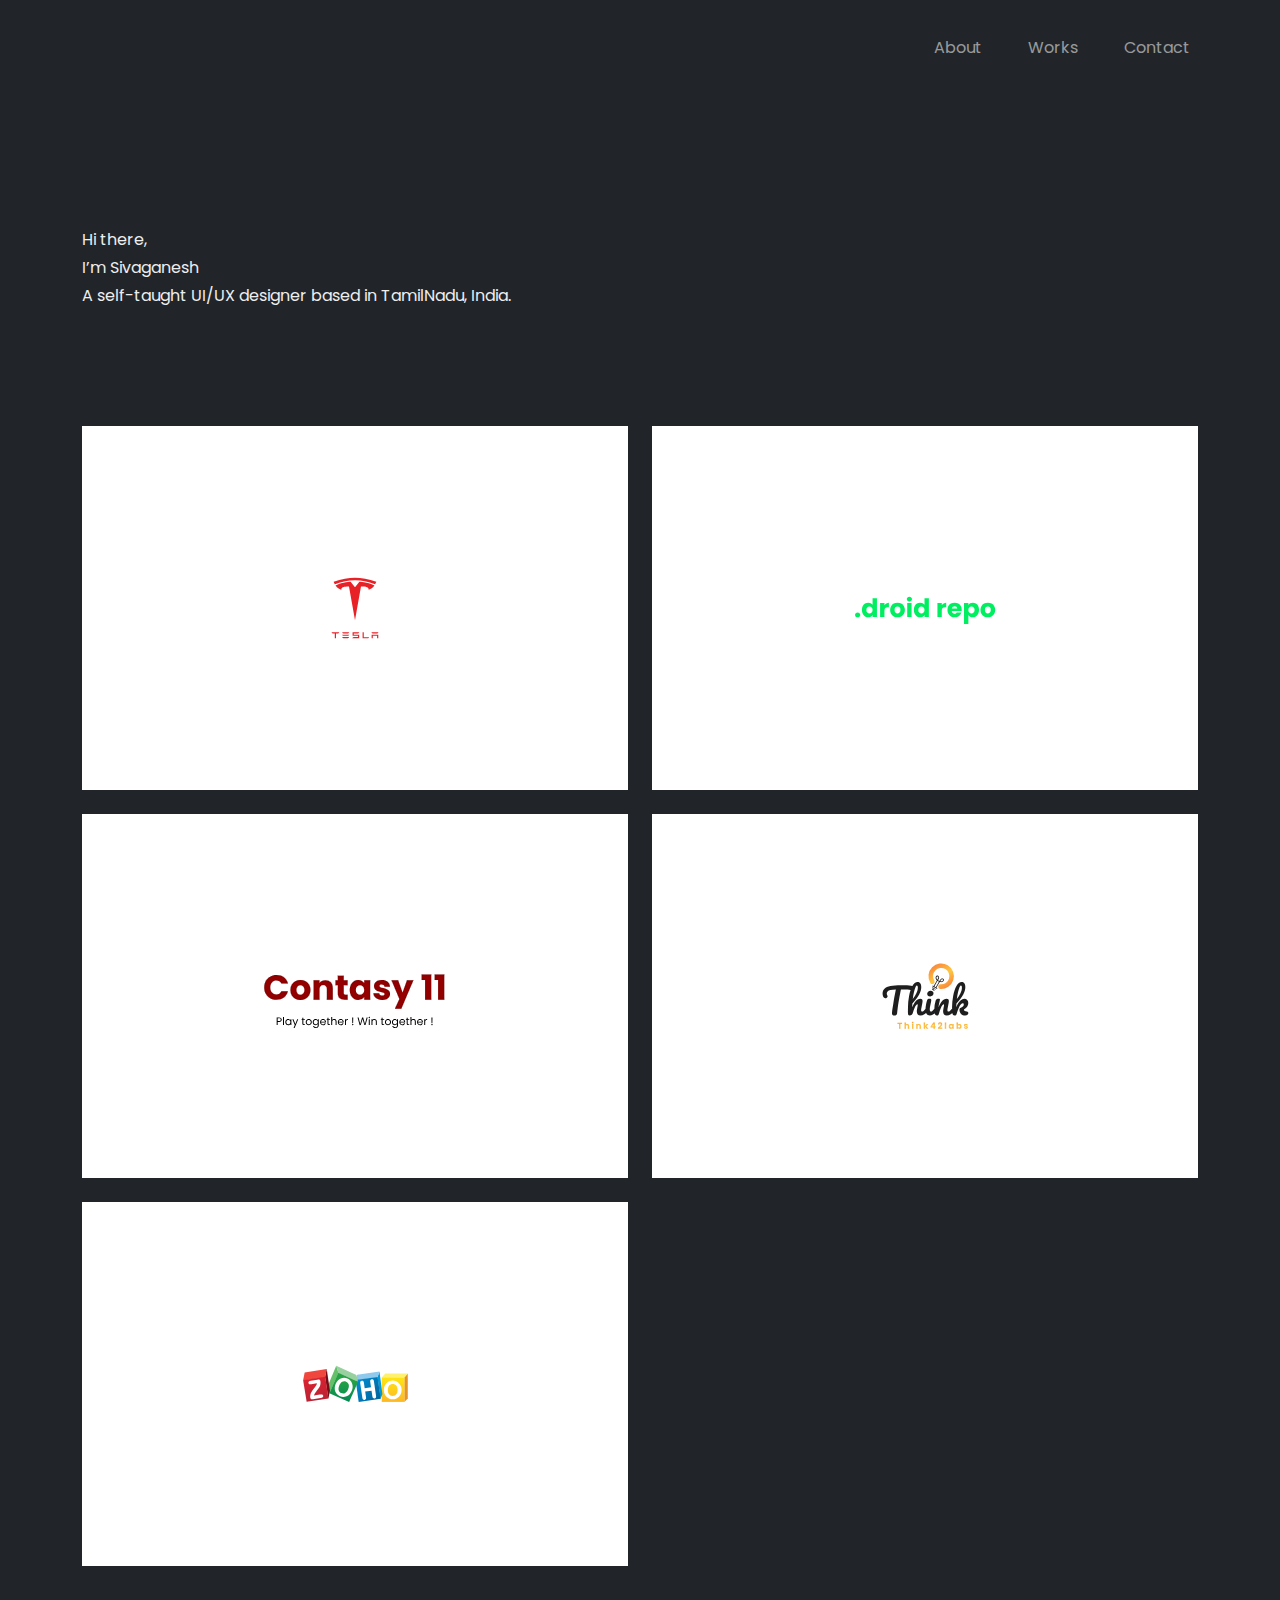
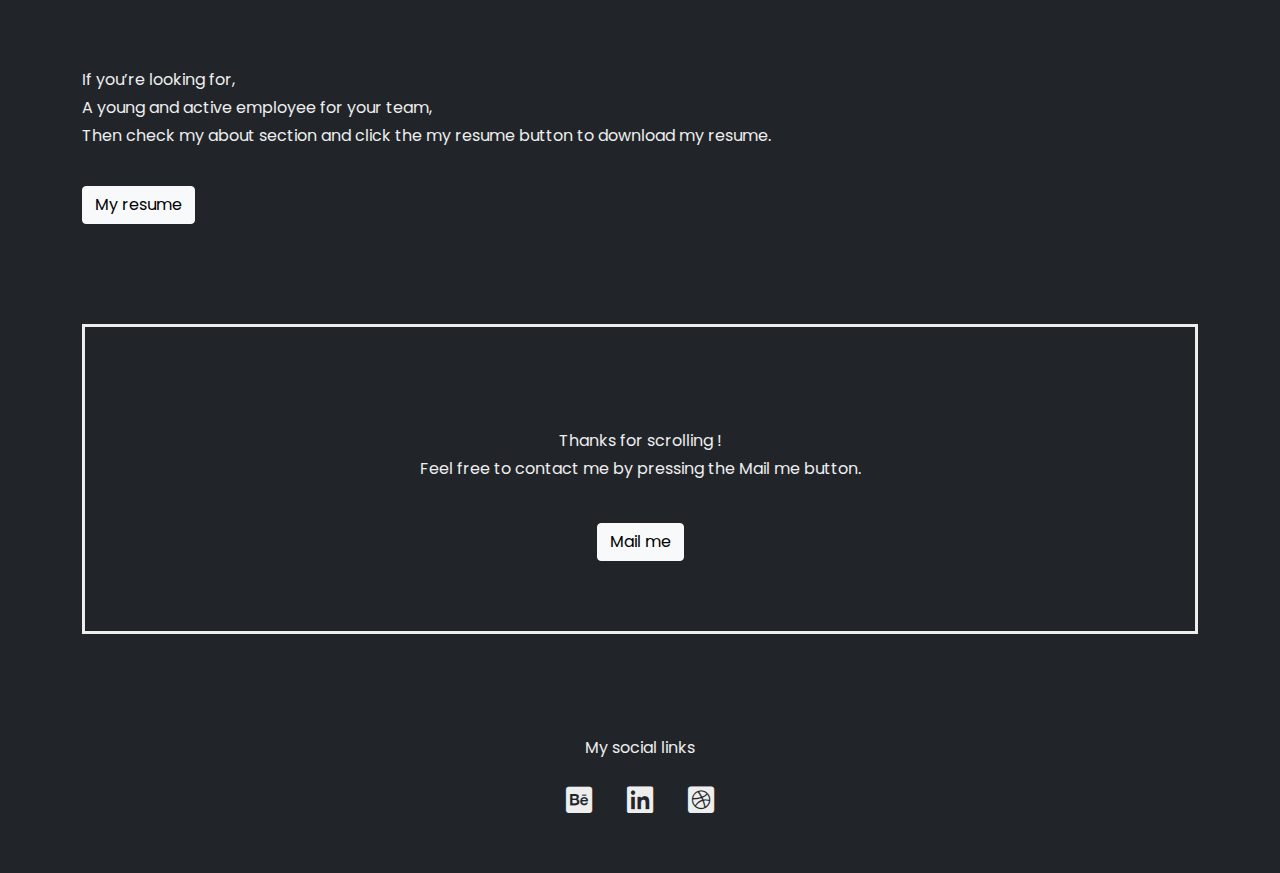
<file: index.html>
<!DOCTYPE html>
<html lang="en">

<head>
  <meta charset="UTF-8">
  <meta http-equiv="X-UA-Compatible" content="IE=edge">
  <meta name="viewport" content="width=device-width, initial-scale=1.0">
  <title>Siva Portfolio</title>

  <link rel="stylesheet" href="./css/all.min.css">

  <link rel="stylesheet" href="./assets/css/style.css">
  <link rel="stylesheet" href="./assets/css/bootstrap.min.css">
  <link rel="shortcut icon" href="./assets/images/logo.svg">
  
  <link href="https://fonts.googleapis.com/css2?family=Poppins:wght@400;500;600;700&display=swap" rel="stylesheet">

</head>
</head>

<body class="bg-dark">

  <!--- Navigation Bar --->

  <div class="container">
    <nav class="navbar navbar-expand-md navbar-dark bg-dark">
      <button class="navbar-toggler ms-auto" type="button" data-bs-toggle="collapse" data-bs-target="#toggleNav"
        aria-controls="toggleNav" aria-expanded="false" aria-label="Toggle navigation">
        <span class="navbar-toggler-icon"></span>
      </button>

      <div class="collapse navbar-collapse" id="toggleNav">
        <ul class="navbar-nav text-center ms-auto">
          <li><a href="./about.html" class="nav-link">About</a></li>
          <li><a href="#works" class="nav-link">Works</a></li>
          <li><a href="#contact" class="nav-link">Contact</a></li>
        </ul>
      </div>
    </nav>
  </div>

  <!--- Hero Section --->

  <div class="container hero">
    <p>Hi there,<br>I’m Sivaganesh<br>A self-taught UI/UX designer based in TamilNadu, India.</p>
  </div>

  <!--- Works Section --->

  <div class="container">
    <div class="row gy-4" id="works">
      <div class="col-12 col-md-12 col-sm-12 col-lg-12 col-xl-6"><a href="./project-tesla.html"><img
            src="./assets/images/tesla-cover.svg" alt=""></a></div>

      <div class="col-12 col-md-12 col-sm-12 col-lg-12 col-xl-6"><a href="./project-droid-repo.html"><img
            src="./assets/images/droid-repo.svg" alt=""></a></div>

      <div class="col-12 col-md-12 col-sm-12 col-lg-12 col-xl-6"><a href="./project-contasy11.html"><img
            src="./assets/images/contasy11.svg" alt=""></a></div>

      <!-- <div class="col-12 col-md-12 col-sm-12 col-lg-12 col-xl-6"><a href="./project-studpay.html"><img
            src="./assets/images/studpay.svg" alt=""></a></div> -->

            <div class="col-12 col-md-12 col-sm-12 col-lg-12 col-xl-6"><a href="./project-think42labs.html"><img
              src="./assets/images/Think42labsLogo.svg" alt=""></a></div>

              <div class="col-12 col-md-12 col-sm-12 col-lg-12 col-xl-6"><a href="./project-zoho.html"><img
                src="./assets/images/ZohoLogo.svg" alt=""></a></div>
    </div>
  </div>

  <!--- Contact section --->

  <div class="container" id="contact">
    <div class="resume">
      <p>If you’re looking for,<br>A young and active employee for your team,<br>Then check my about section and click
        the my resume button to download my resume.</p>

      <a class="btn btn-light" href="https://drive.google.com/uc?export=download&id=1aP9RL7JWCRO3Ya_CpuDxhSxneJqBaAm1">My resume</a>

      <div class="container contact-form">
        <p class="text-center footer-text">Thanks for scrolling !<br>Feel free to contact me by pressing the Mail me button.</p>

        <!--- 
          
          <form class="row g-3" action="contactform.php" method="post">
          <div class="col-md-6">
            <label for="firstName" class="form-label">First Name</label>
            <input type="text" name="firstname" class="form-control" id="firstName" required>
          </div>

          <div class="col-md-6">
            <label for="lastName" class="form-label">Last Name</label>
            <input type="text" name="lastname" class="form-control" id="lastName" required>
          </div>

          <div class="col-md-12">
            <label for="emailInfo" class="form-label">E-mail</label>
            <input type="email" name="email" class="form-control" id="emailInfo" required>
          </div>

          <div class="col-md-12">
            <label for="comments" class="form-label">Yours message</label>
            <textarea type="text" name="message" class="form-control" id="comments" rows="3" required></textarea>
          </div>

          <div class="col-md-12">
            <button type="submit" name="submit" class="btn btn-light">Submit</button>
          </div>
        </form> 
        
        --->

        <div class="container text-center mail-btn">
          <a class="btn btn-light" href="mailto: sivaganesh2k@gmail.com">Mail me</a>
        </div>

      </div>

    </div>
  </div>

  <!--- Footer --->

  <div class="container text-center footer">
    <p>My social links</p>
  </div>

  <div class="container social-links text-center">

    <a href="https://behance.net/sivaganesh2k" target="_blank"><i class="fab fa-behance-square"></i></a>
    <a href="https://www.linkedin.com/in/sivaganesh1915" target="_blank"><i class="fab fa-linkedin"></i></a>
    <a href="https://dribbble.com/sivaganesh1915" target="_blank"><i class="fab fa-dribbble-square"></i></a>

  </div>

  <!--- Js and Jquery --->

  <script src="./assets/js/jquery.min.js"></script>
  <script src="./assets/js/bootstrap.min.js"></script>
</body>

</html>
</file>
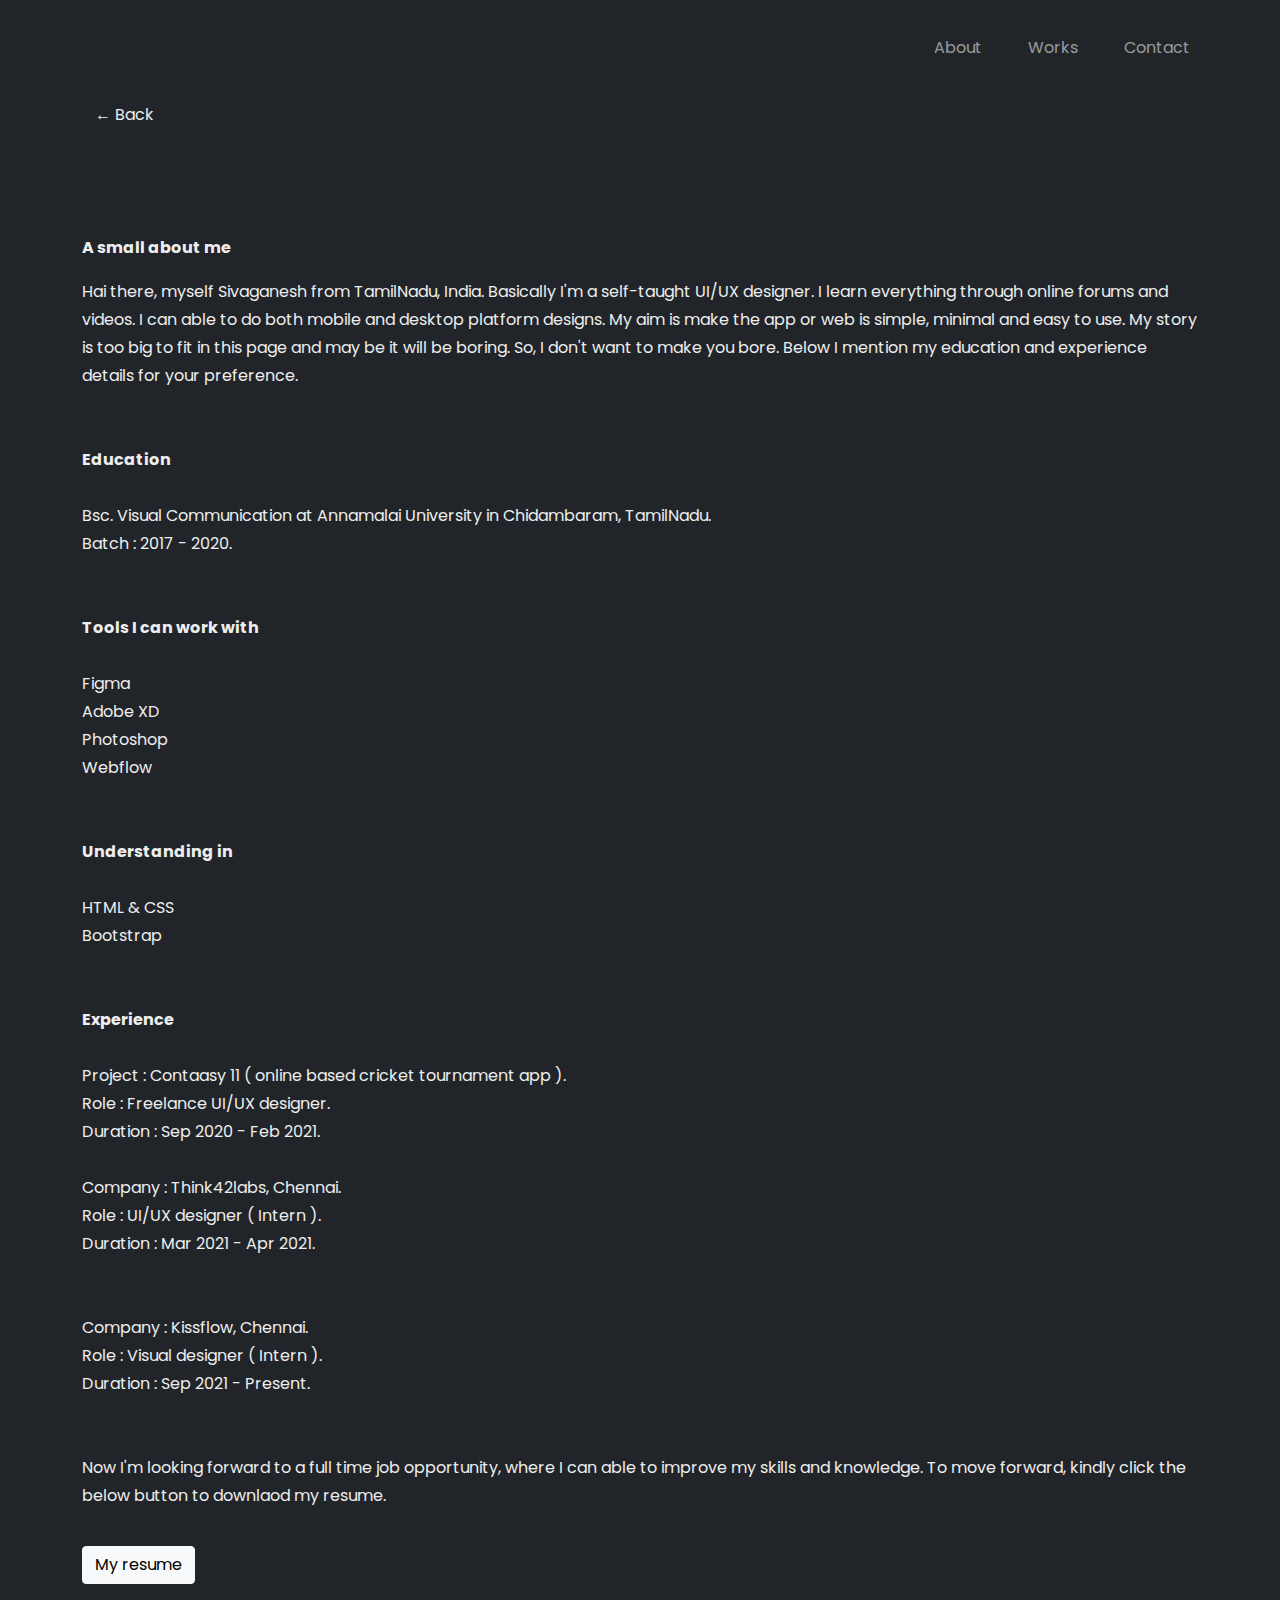
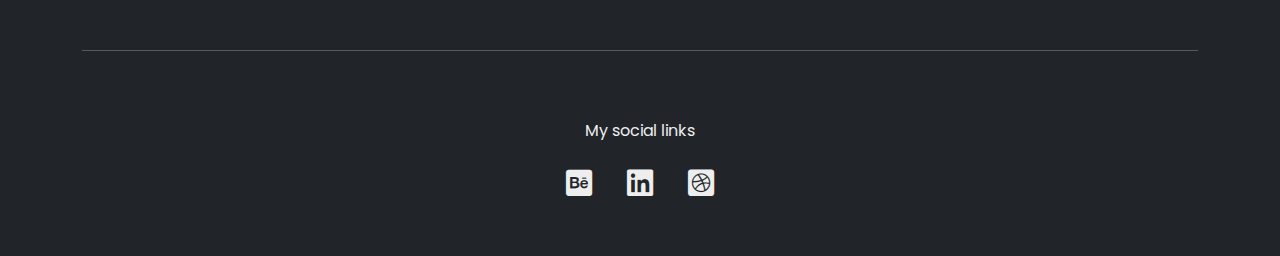
<file: about.html>
<!DOCTYPE html>
<html lang="en">

<head>
  <meta charset="UTF-8">
  <meta http-equiv="X-UA-Compatible" content="IE=edge">
  <meta name="viewport" content="width=device-width, initial-scale=1.0">
  <title>About Sivaganesh</title>

  <link rel="stylesheet" href="./css/all.min.css">


  <link rel="stylesheet" href="./assets/css/style.css">
  <link rel="stylesheet" href="./assets/css/bootstrap.min.css">
  <link href="https://fonts.googleapis.com/css2?family=Poppins:wght@400;500;600;700&display=swap" rel="stylesheet">

</head>

<body class="bg-dark">

  <!--- Navigation Bar --->

  <div class="container">
    <nav class="navbar navbar-expand-md navbar-dark bg-dark">
      <button class="navbar-toggler ms-auto" type="button" data-bs-toggle="collapse" data-bs-target="#toggleNav"
        aria-controls="toggleNav" aria-expanded="false" aria-label="Toggle navigation">
        <span class="navbar-toggler-icon"></span>
      </button>

      <div class="collapse navbar-collapse" id="toggleNav">
        <ul class="navbar-nav text-center ms-auto">
          <li><a href="./about.html" class="nav-link">About</a></li>
          <li><a href="./index.html#works" class="nav-link">Works</a></li>
          <li><a href="./index.html#contact" class="nav-link">Contact</a></li>
        </ul>
      </div>
    </nav>
  </div>

  <!--- Main Content --->

  <div class="container">

    <button type="button" class="btn btn-dark back-btn"><a href="./index.html">&#8592 Back</a></button>
  </div>

  <div class="container about-me">

    <p><b>A small about me</b></p>

    <p>Hai there, myself Sivaganesh from TamilNadu, India. Basically I'm a self-taught UI/UX designer. I learn
      everything through online forums and videos. I can able to do both mobile and desktop platform designs. My aim is
      make the app or web is simple, minimal and easy to use. My story is too big to fit in this page and may be it will
      be boring. So, I don't want to make you bore. Below I mention my education and experience details for your
      preference.<br><br><br><b>Education</b><br><br>Bsc. Visual Communication at Annamalai University in Chidambaram,
      TamilNadu.<br>Batch : 2017 - 2020.<br><br><br><b>Tools I can work with</b><br><br>Figma<br>Adobe XD<br>Photoshop<br>Webflow
      
      <br><br><br><b>Understanding in</b><br><br>HTML & CSS<br>Bootstrap
      
      <br><br><br><b>Experience</b><br><br>Project : Contaasy 11 ( online based
      cricket tournament app ).<br>Role : Freelance UI/UX designer.<br>Duration : Sep 2020 - Feb 2021.<br><br>Company :
      Think42labs, Chennai.<br>Role : UI/UX designer ( Intern ).<br>Duration : Mar 2021 - Apr 2021.<br><br><br>Company :
      Kissflow, Chennai.<br>Role : Visual designer ( Intern ).<br>Duration : Sep 2021 - Present.<br><br><br>Now I'm looking
      forward to a full time job opportunity, where I can able to improve my skills and knowledge. To move forward,
      kindly click the below button to downlaod my resume.</p>

      <a class="btn btn-light" href="https://drive.google.com/uc?export=download&id=1aP9RL7JWCRO3Ya_CpuDxhSxneJqBaAm1">My resume</a>

  </div>

  <!--- <div class="container contact-form">
    <p class="text-center footer-text" style="padding-top: 100px;">Thanks for scrolling !<br>Feel free to contact me by pressing the Mail me button.</p>

    <form class="row g-3" action="contactform.php" method="post">
      <div class="col-md-6">
        <label for="firstName" class="form-label">First Name</label>
        <input type="text" name="firstname" class="form-control" id="firstName" required>
      </div>

      <div class="col-md-6">
        <label for="lastName" class="form-label">Last Name</label>
        <input type="text" name="lastname" class="form-control" id="lastName" required>
      </div>

      <div class="col-md-12">
        <label for="emailInfo" class="form-label">E-mail</label>
        <input type="email" name="email" class="form-control" id="emailInfo" required>
      </div>

      <div class="col-md-12">
        <label for="comments" class="form-label">Yours message</label>
        <textarea type="text" name="message" class="form-control" id="comments" rows="3" required></textarea>
      </div>

      <div class="col-md-12">
        <button type="submit" name="submit" class="btn btn-light">Submit</button>
      </div>
    </form>

    <div class="container text-center mail-btn">
      <a class="btn btn-light" href="mailto: sivaganesh2k@gmail.com">Mail me</a>
    </div>

  </div> --->

  <div class="container text-center abt-footer">
    <hr class="bg-light">
    <p>My social links</p>
  </div>

  <div class="container social-links text-center">

    <a href="https://behance.net/sivaganesh2k" target="_blank"><i class="fab fa-behance-square"></i></a>
    <a href="https://www.linkedin.com/in/sivaganesh1915" target="_blank"><i class="fab fa-linkedin"></i></a>
    <a href="https://dribbble.com/sivaganesh1915" target="_blank"><i class="fab fa-dribbble-square"></i></a>

  </div>



  <script src="./assets/js/jquery.min.js"></script>
  <script src="./assets/js/bootstrap.min.js"></script>

</body>

</html>
</file>
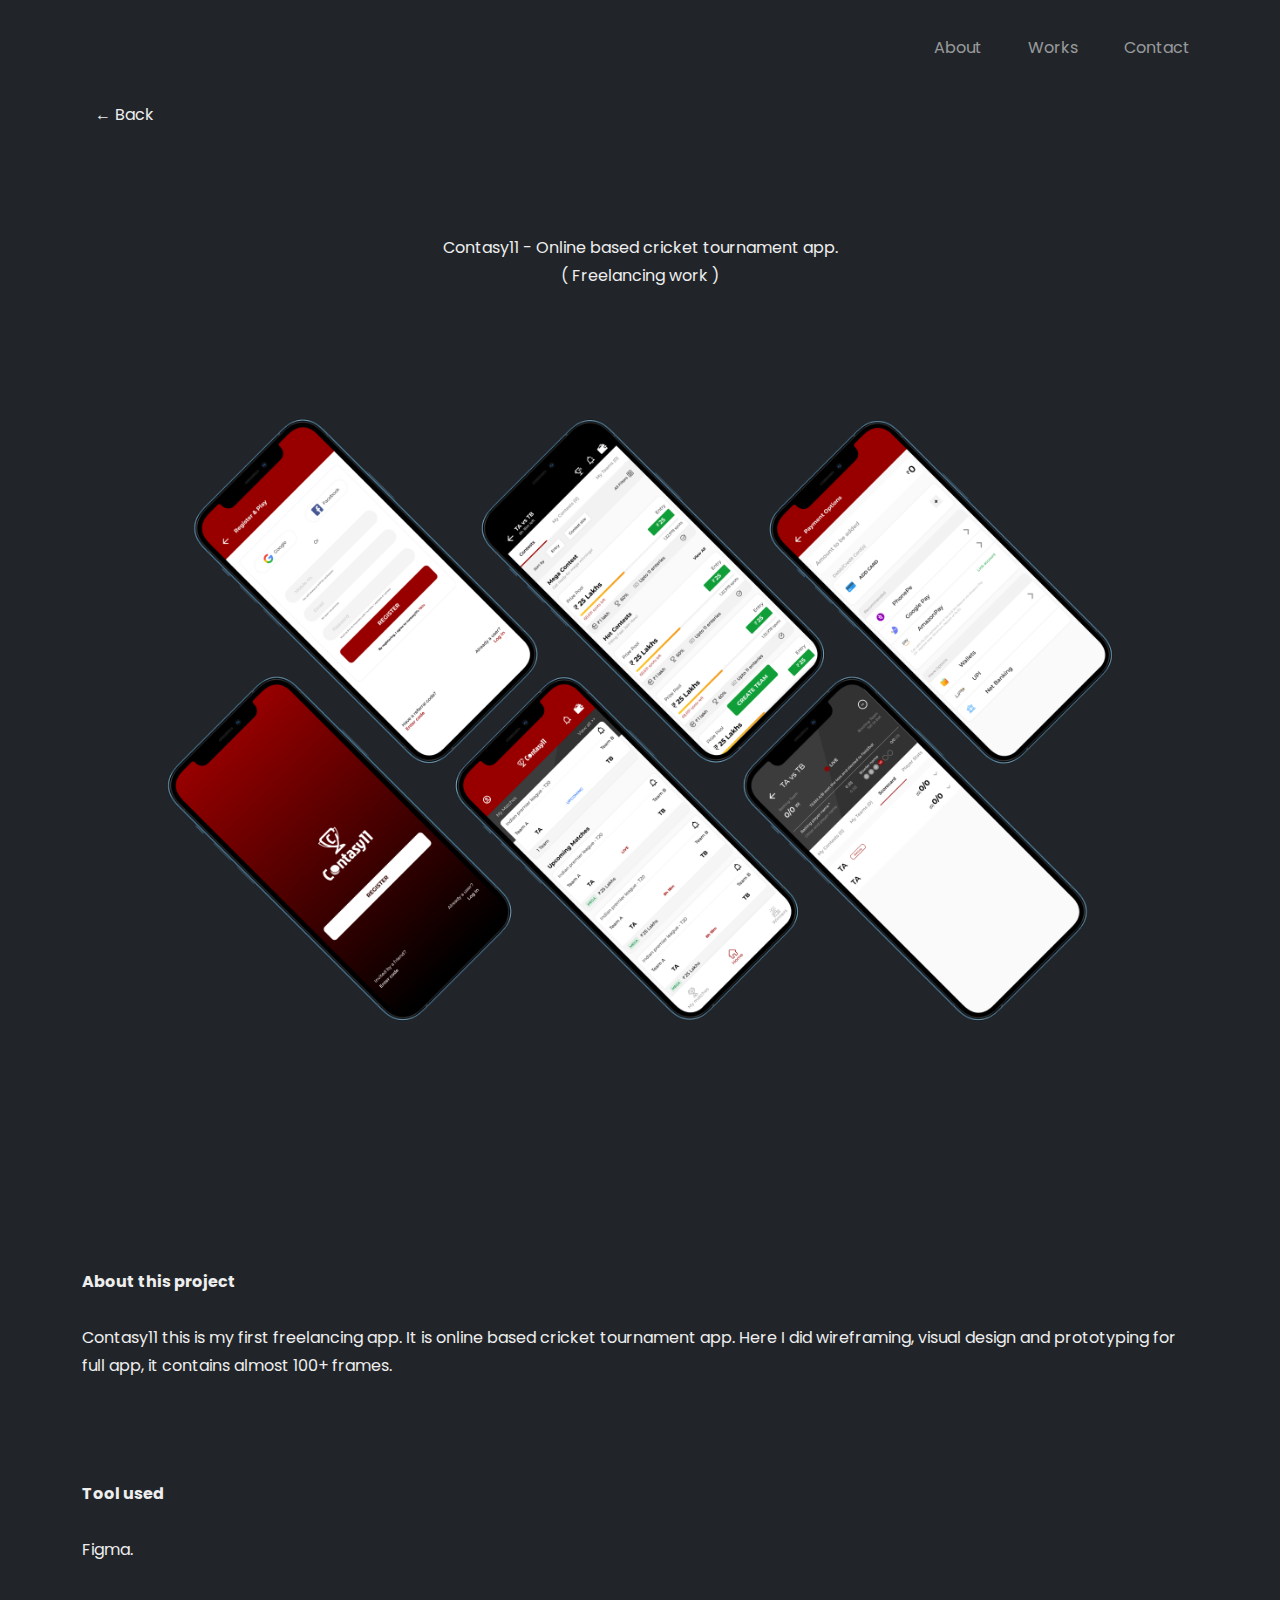
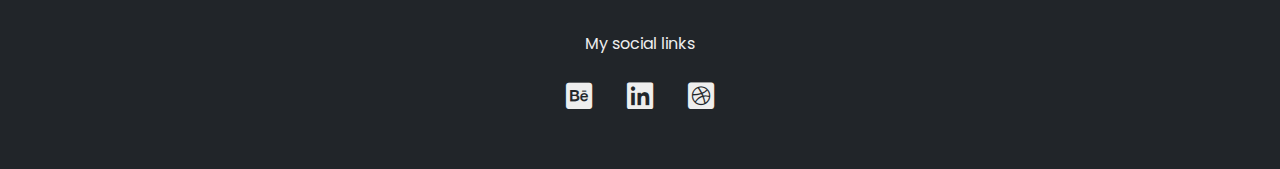
<file: project-contasy11.html>
<!DOCTYPE html>
<html lang="en">

<head>
    <meta charset="UTF-8">
    <meta http-equiv="X-UA-Compatible" content="IE=edge">
    <meta name="viewport" content="width=device-width, initial-scale=1.0">
    <title>Contasy11 Freelance</title>

    <link rel="stylesheet" href="./css/all.min.css">

    <link rel="stylesheet" href="./assets/css/style.css">
    <link rel="stylesheet" href="./assets/css/bootstrap.min.css">
    <link href="https://fonts.googleapis.com/css2?family=Poppins:wght@400;500;600;700&display=swap" rel="stylesheet">

</head>

<body class="bg-dark">

    <!--- Navigation Bar --->

    <div class="container">
        <nav class="navbar navbar-expand-md navbar-dark bg-dark">
            <button class="navbar-toggler ms-auto" type="button" data-bs-toggle="collapse" data-bs-target="#toggleNav"
                aria-controls="toggleNav" aria-expanded="false" aria-label="Toggle navigation">
                <span class="navbar-toggler-icon"></span>
            </button>

            <div class="collapse navbar-collapse" id="toggleNav">
                <ul class="navbar-nav text-center ms-auto">
                    <li><a href="./about.html" class="nav-link">About</a></li>
                    <li><a href="./index.html#works" class="nav-link">Works</a></li>
                    <li><a href="./index.html#contact" class="nav-link">Contact</a></li>
                </ul>
            </div>
        </nav>
    </div>

    <div class="container">

        <button type="button" class="btn btn-dark back-btn"><a href="./index.html">&#8592 Back</a></button>
    </div>

    <div class="container text-center tesla-head">
        <p>Contasy11 - Online based cricket tournament app.<br>( Freelancing work )</p>
    </div>

    <div class="container">
        <img class="contasy" src="./assets/images/contasy11.png" alt="">
    </div>

    <div class="container tesla-footer">
        <p><br><br><br><b>About this project</b><br><br>Contasy11 this is my first freelancing app. It is online based cricket tournament app. Here I did wireframing, visual design and prototyping for full app, it contains almost 100+ frames.</p>

        <p><br><br><br><b>Tool used</b><br><br>Figma.</p>

    </div>

    <div class="container text-center footer">
        <p>My social links</p>
    </div>

    <div class="container social-links text-center">

        <a href="https://behance.net/sivaganesh2k" target="_blank"><i class="fab fa-behance-square"></i></a>
        <a href="https://www.linkedin.com/in/sivaganesh1915" target="_blank"><i class="fab fa-linkedin"></i></a>
        <a href="https://dribbble.com/sivaganesh1915" target="_blank"><i class="fab fa-dribbble-square"></i></a>

    </div>

    <script src="./assets/js/jquery.min.js"></script>
    <script src="./assets/js/bootstrap.min.js"></script>
</body>

</html>
</file>
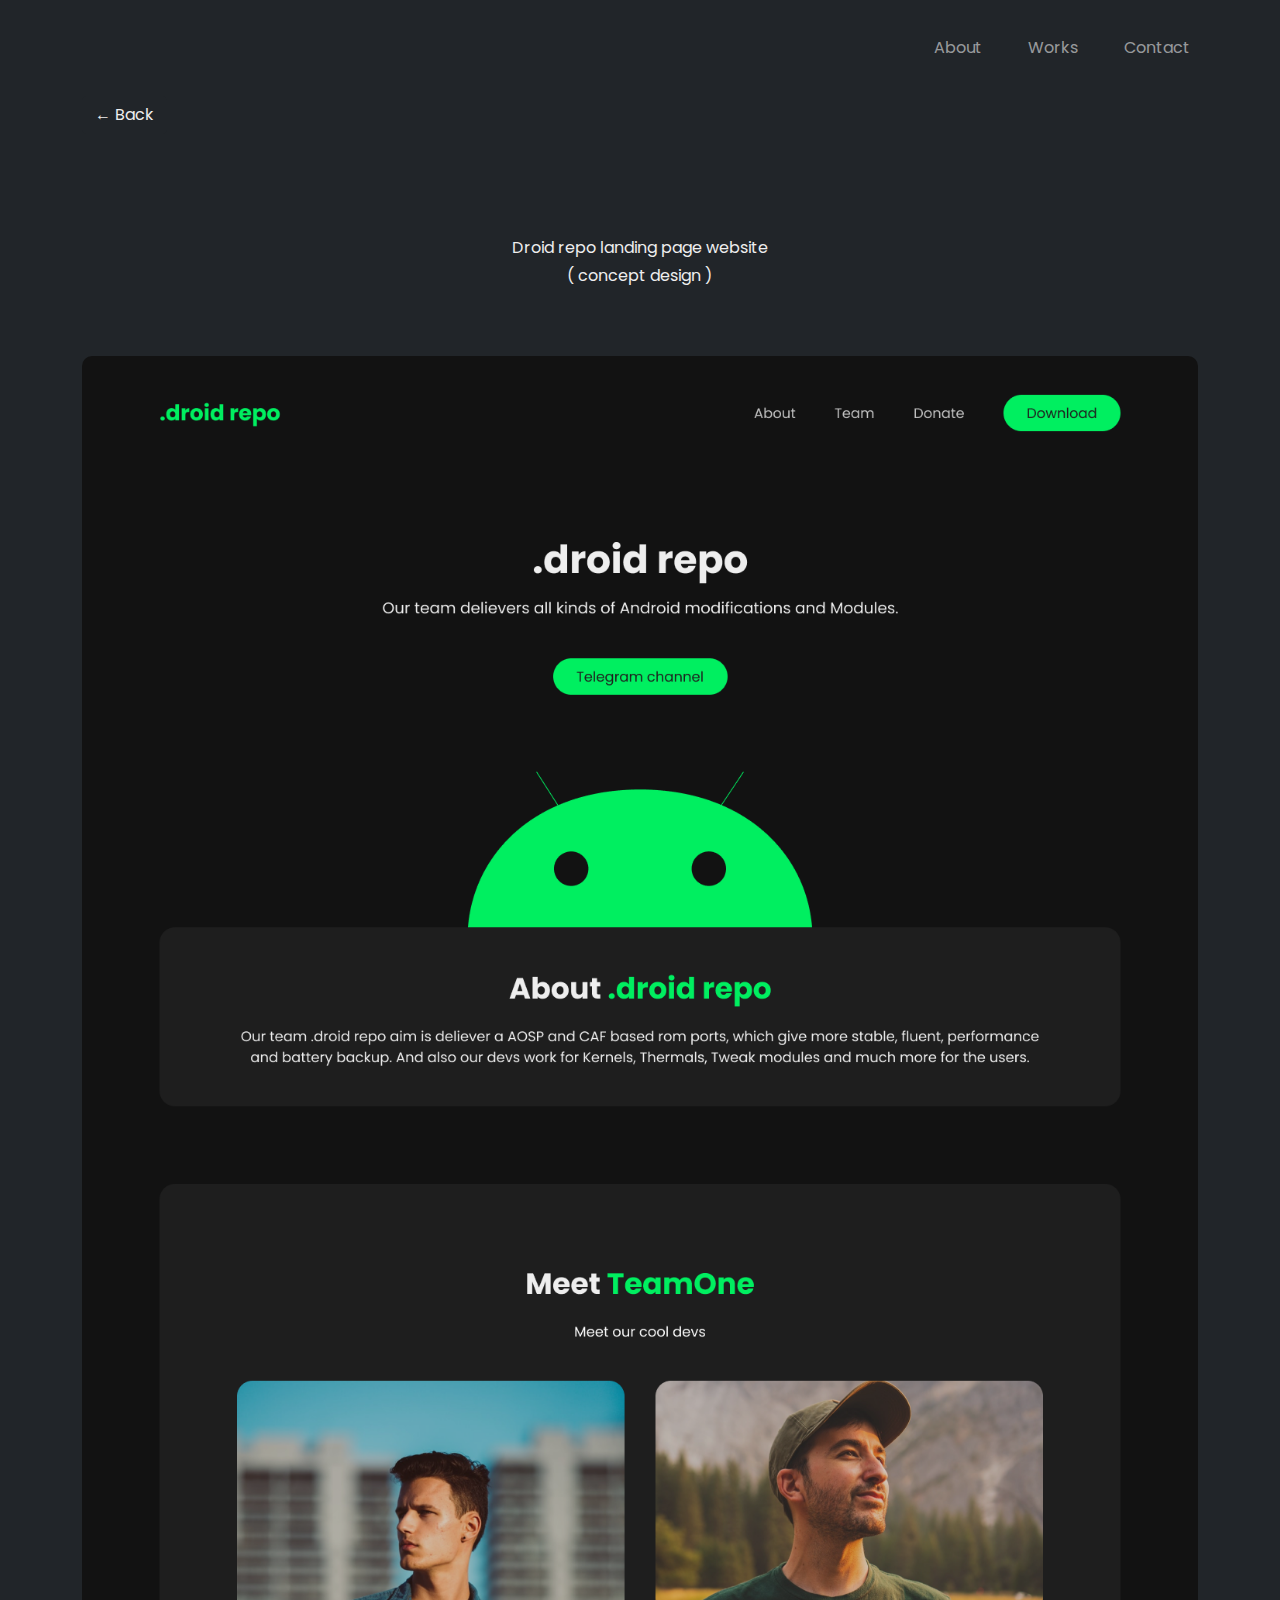
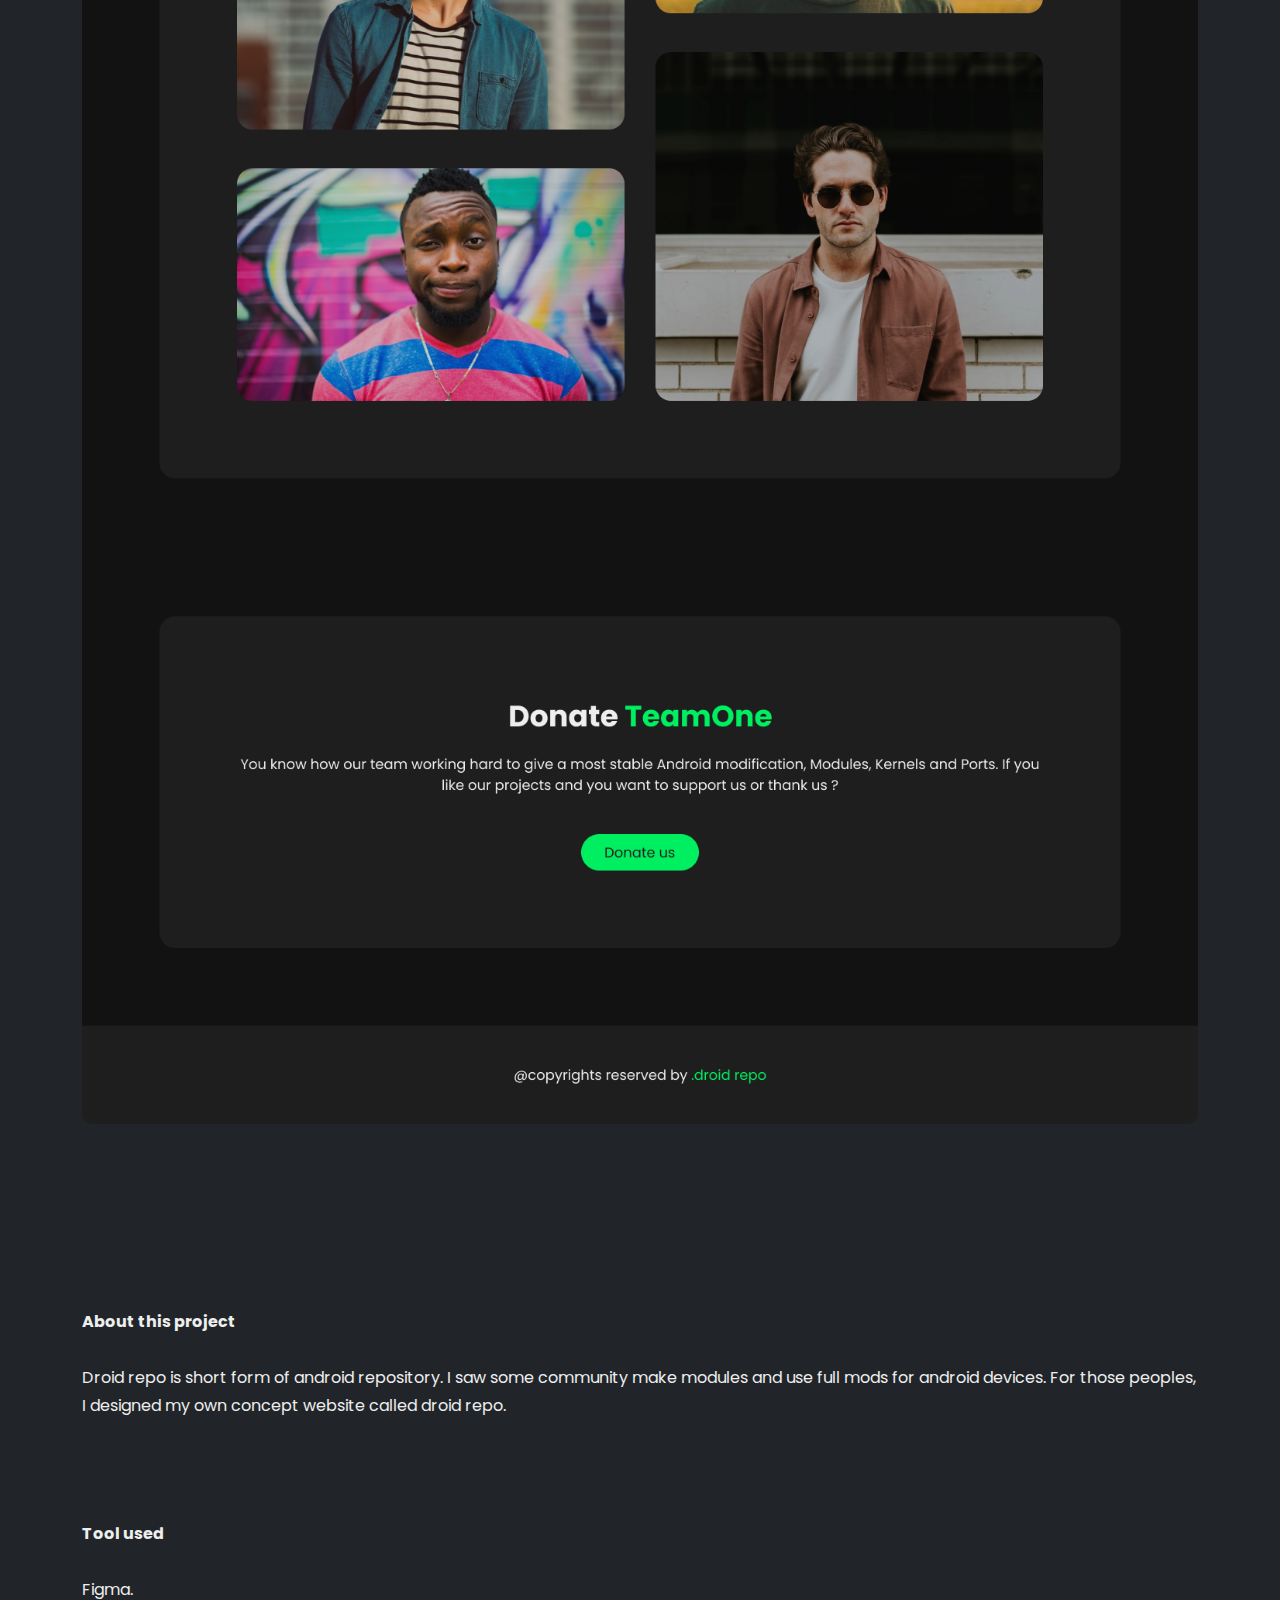
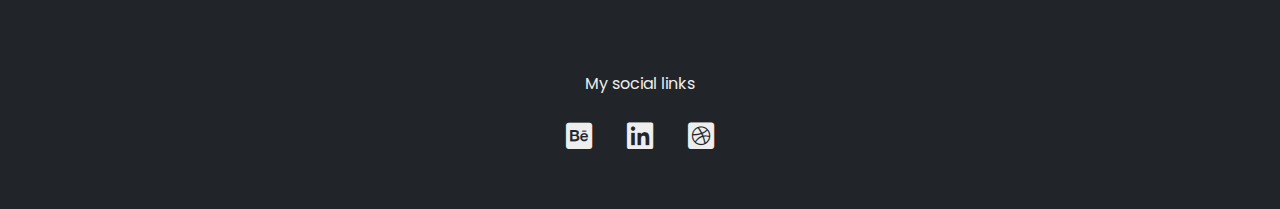
<file: project-droid-repo.html>
<!DOCTYPE html>
<html lang="en">

<head>
    <meta charset="UTF-8">
    <meta http-equiv="X-UA-Compatible" content="IE=edge">
    <meta name="viewport" content="width=device-width, initial-scale=1.0">
    <title>Droid repo concept</title>

    <link rel="stylesheet" href="./css/all.min.css">

    <link rel="stylesheet" href="./assets/css/style.css">
    <link rel="stylesheet" href="./assets/css/bootstrap.min.css">
    <link href="https://fonts.googleapis.com/css2?family=Poppins:wght@400;500;600;700&display=swap" rel="stylesheet">

</head>

<body class="bg-dark">

    <!--- Navigation Bar --->

    <div class="container">
        <nav class="navbar navbar-expand-md navbar-dark bg-dark">
            <button class="navbar-toggler ms-auto" type="button" data-bs-toggle="collapse" data-bs-target="#toggleNav"
                aria-controls="toggleNav" aria-expanded="false" aria-label="Toggle navigation">
                <span class="navbar-toggler-icon"></span>
            </button>

            <div class="collapse navbar-collapse" id="toggleNav">
                <ul class="navbar-nav text-center ms-auto">
                    <li><a href="./about.html" class="nav-link">About</a></li>
                    <li><a href="./index.html#works" class="nav-link">Works</a></li>
                    <li><a href="./index.html#contact" class="nav-link">Contact</a></li>
                </ul>
            </div>
        </nav>
    </div>

    <div class="container">

        <button type="button" class="btn btn-dark back-btn"><a href="./index.html">&#8592 Back</a></button>
    </div>

    <div class="container text-center tesla-head">
        <p>Droid repo landing page website<br>( concept design )</p>
    </div>
    <div class="container tesla">
        <img src="./assets/images/droid-repo.png" alt="">
    </div>

    <div class="container tesla-footer">
        <p><br><br><br><b>About this project</b><br><br>Droid repo is short form of android repository. I saw some community make modules and use full mods for android devices. For those peoples, I designed my own concept website called droid repo.</p>

        <p><br><br><br><b>Tool used</b><br><br>Figma.</p>
    </div>

    <div class="container text-center footer">
        <p>My social links</p>
    </div>

    <div class="container social-links text-center">

        <a href="https://behance.net/sivaganesh2k" target="_blank"><i class="fab fa-behance-square"></i></a>
        <a href="https://www.linkedin.com/in/sivaganesh1915" target="_blank"><i class="fab fa-linkedin"></i></a>
        <a href="https://dribbble.com/sivaganesh1915" target="_blank"><i class="fab fa-dribbble-square"></i></a>

    </div>

    <script src="./assets/js/jquery.min.js"></script>
    <script src="./assets/js/bootstrap.min.js"></script>
</body>

</html>
</file>
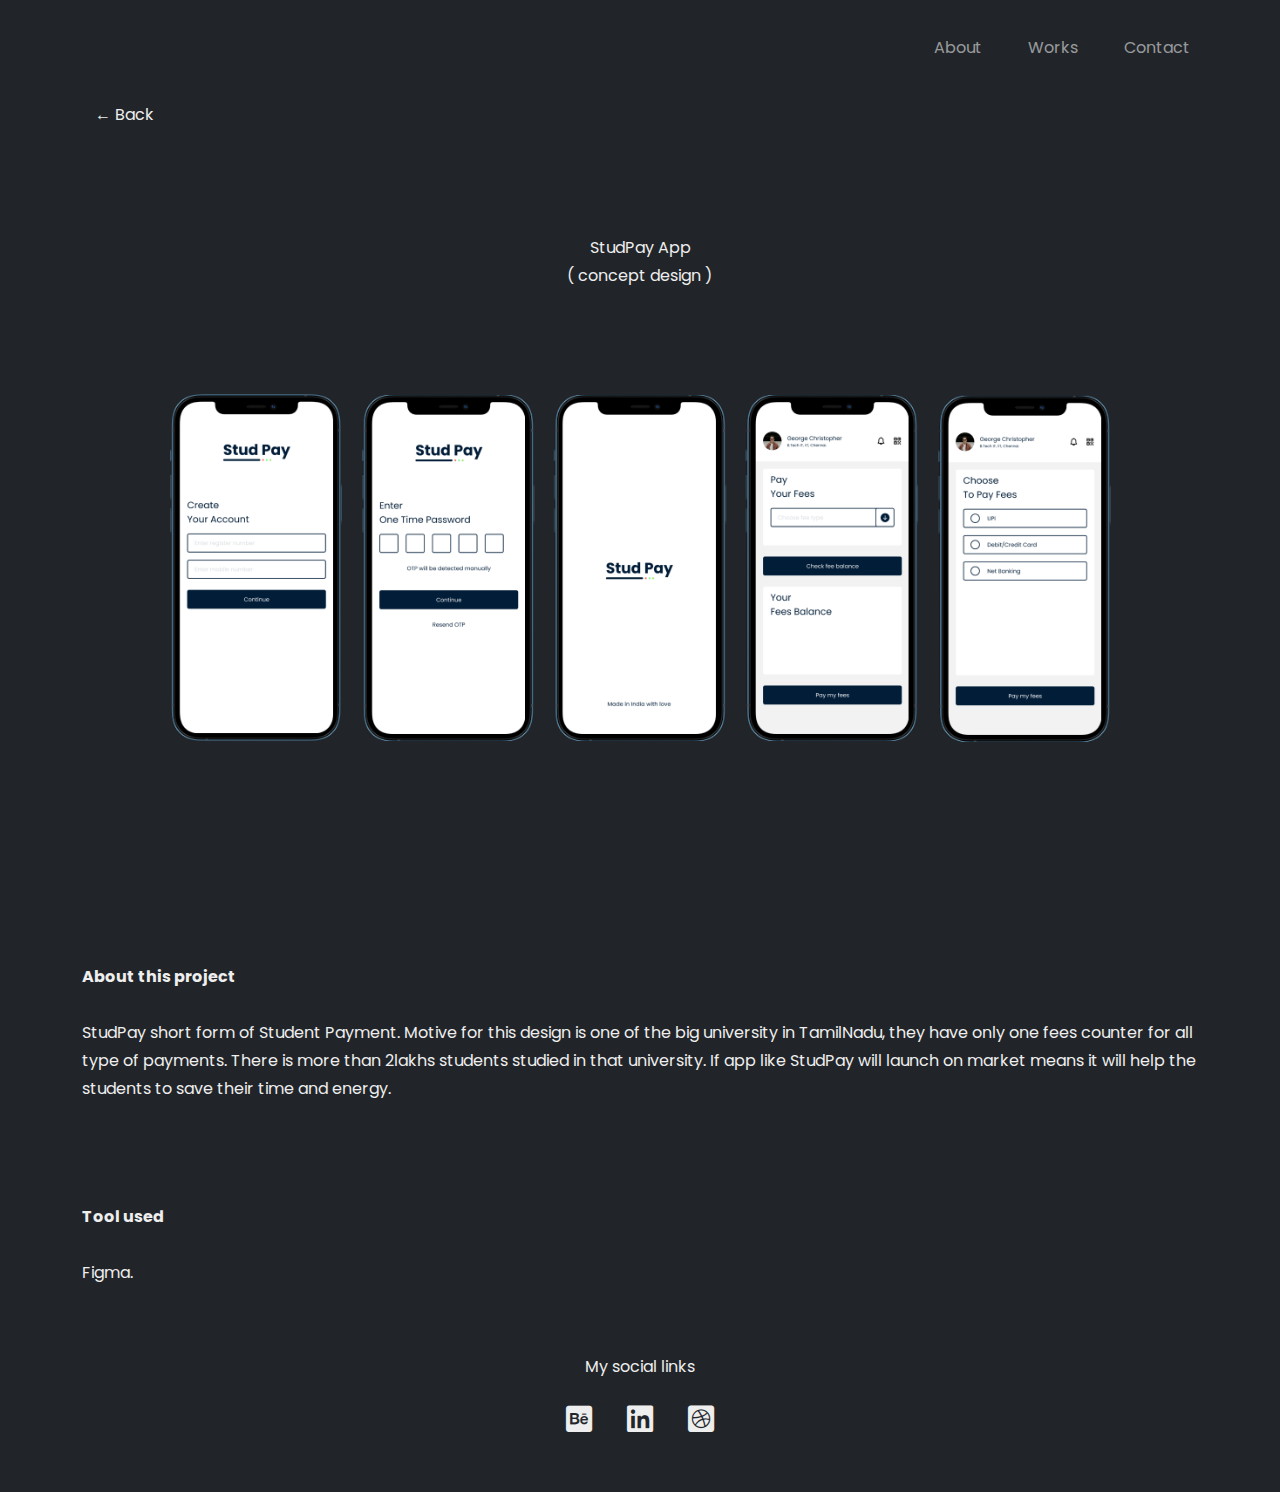
<file: project-studpay.html>
<!DOCTYPE html>
<html lang="en">

<head>
    <meta charset="UTF-8">
    <meta http-equiv="X-UA-Compatible" content="IE=edge">
    <meta name="viewport" content="width=device-width, initial-scale=1.0">
    <title>StudPay Concept</title>

    <link rel="stylesheet" href="./css/all.min.css">

    <link rel="stylesheet" href="./assets/css/style.css">
    <link rel="stylesheet" href="./assets/css/bootstrap.min.css">
    <link href="https://fonts.googleapis.com/css2?family=Poppins:wght@400;500;600;700&display=swap" rel="stylesheet">

</head>

<body class="bg-dark">

    <!--- Navigation Bar --->

    <div class="container">
        <nav class="navbar navbar-expand-md navbar-dark bg-dark">
            <button class="navbar-toggler ms-auto" type="button" data-bs-toggle="collapse" data-bs-target="#toggleNav"
                aria-controls="toggleNav" aria-expanded="false" aria-label="Toggle navigation">
                <span class="navbar-toggler-icon"></span>
            </button>

            <div class="collapse navbar-collapse" id="toggleNav">
                <ul class="navbar-nav text-center ms-auto">
                    <li><a href="./about.html" class="nav-link">About</a></li>
                    <li><a href="./index.html#works" class="nav-link">Works</a></li>
                    <li><a href="./index.html#contact" class="nav-link">Contact</a></li>
                </ul>
            </div>
        </nav>
    </div>

    <div class="container">

        <button type="button" class="btn btn-dark back-btn"><a href="./index.html">&#8592 Back</a></button>
    </div>

    <div class="container text-center tesla-head">
        <p>StudPay App<br>( concept design )</p>
    </div>

    <div class="container">
        <img src="./assets/images/studpay.png" alt="">
    </div>

    <div class="container tesla-footer">
        <p><br><br><br><b>About this project</b><br><br>StudPay short form of Student Payment. Motive for this design is one of the big university in TamilNadu, they have only one fees counter for all type of payments. There is more than 2lakhs students studied in that university. If app like StudPay will launch on market means it will help the students to save their time and energy.</p>

        <p><br><br><br><b>Tool used</b><br><br>Figma.</p>
    </div>

    <div class="container text-center footer">
        <p>My social links</p>
    </div>

    <div class="container social-links text-center">

        <a href="https://behance.net/sivaganesh2k" target="_blank"><i class="fab fa-behance-square"></i></a>
        <a href="https://www.linkedin.com/in/sivaganesh1915" target="_blank"><i class="fab fa-linkedin"></i></a>
        <a href="https://dribbble.com/sivaganesh1915" target="_blank"><i class="fab fa-dribbble-square"></i></a>

    </div>

    <script src="./assets/js/jquery.min.js"></script>
    <script src="./assets/js/bootstrap.min.js"></script>
</body>

</html>
</file>
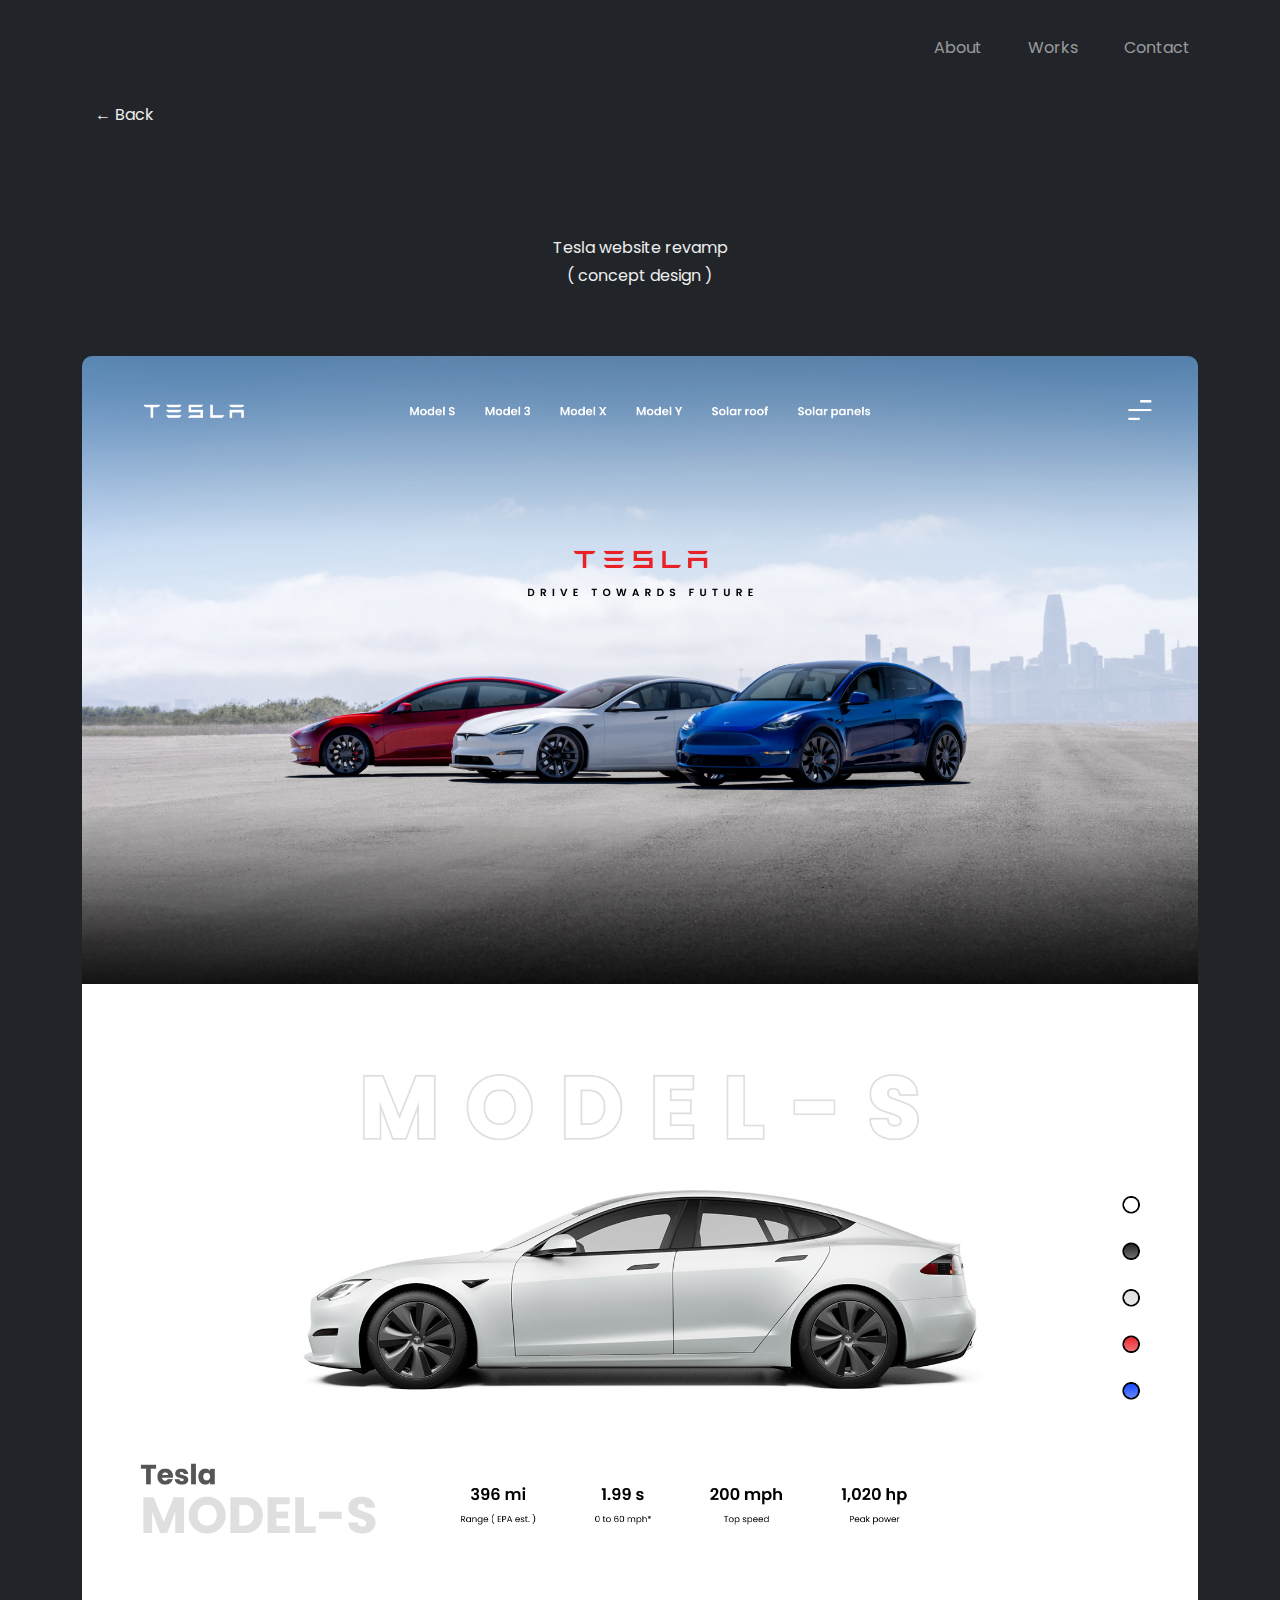
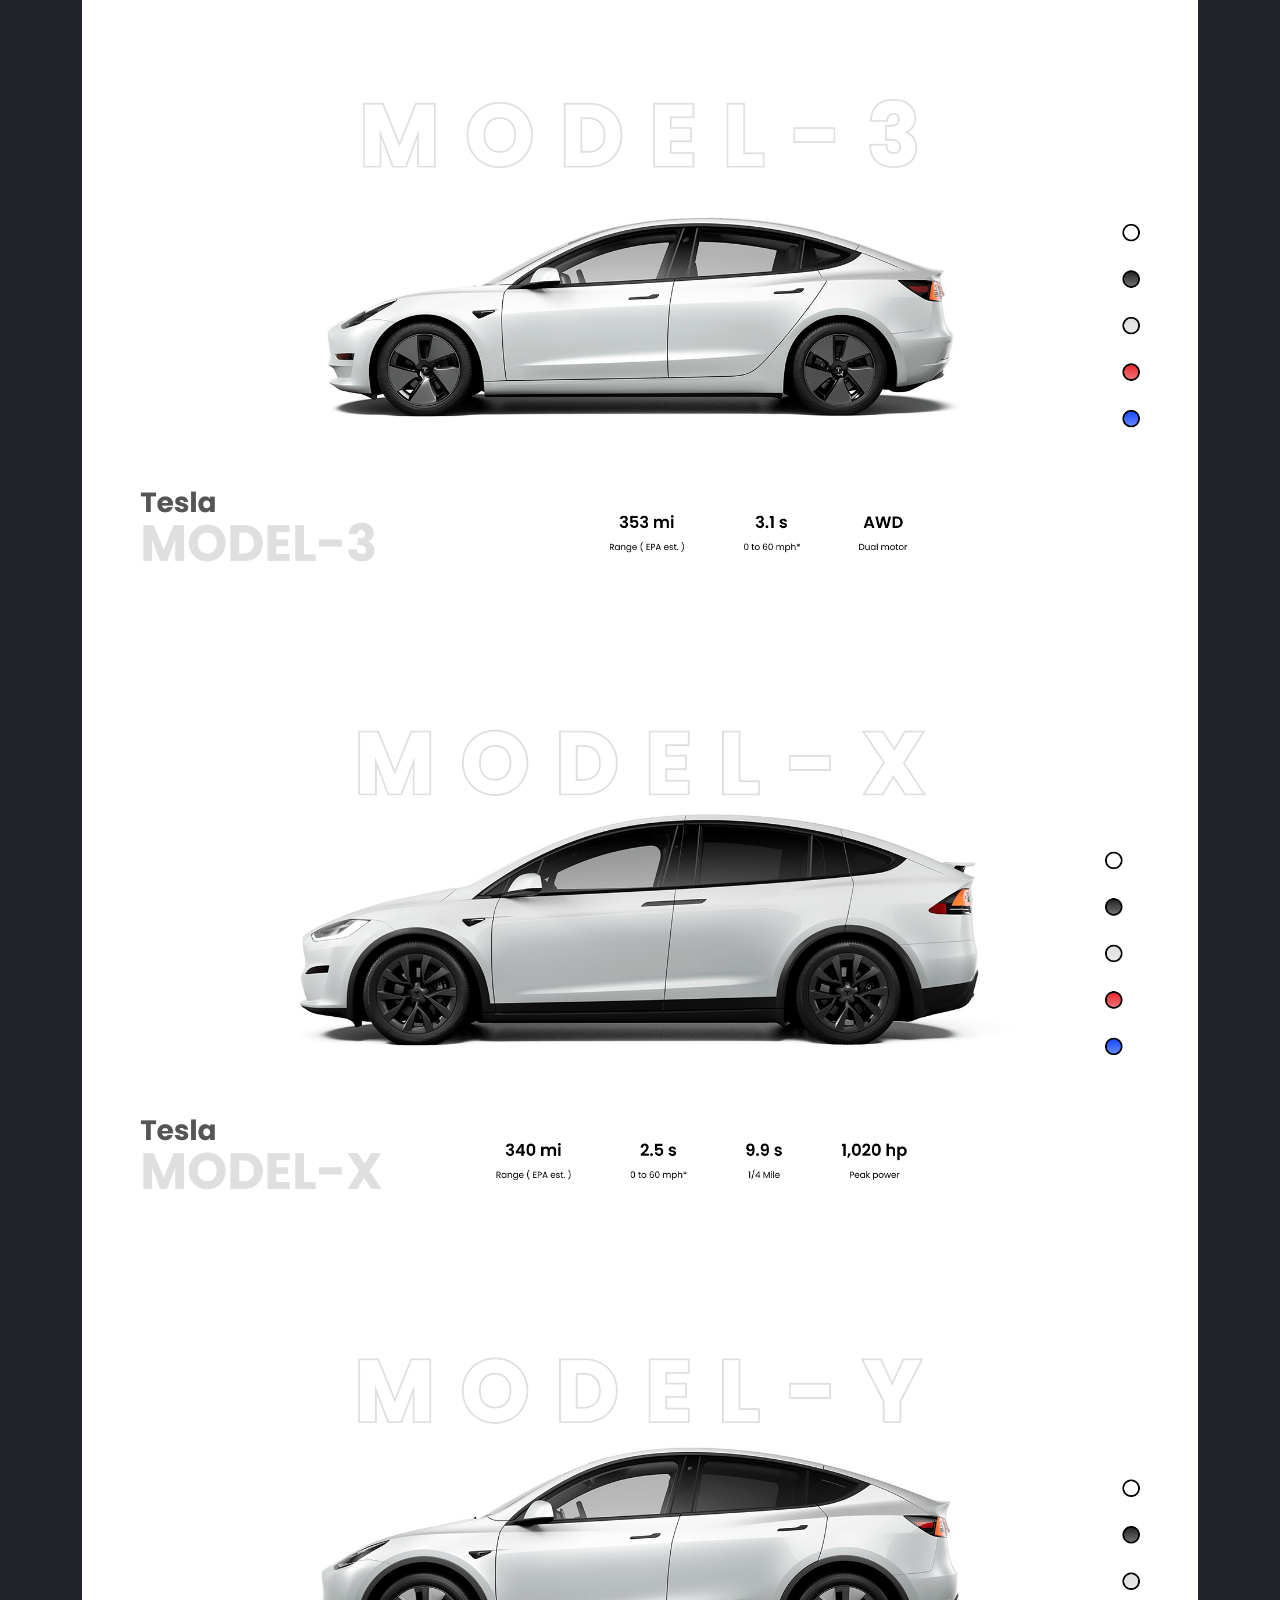
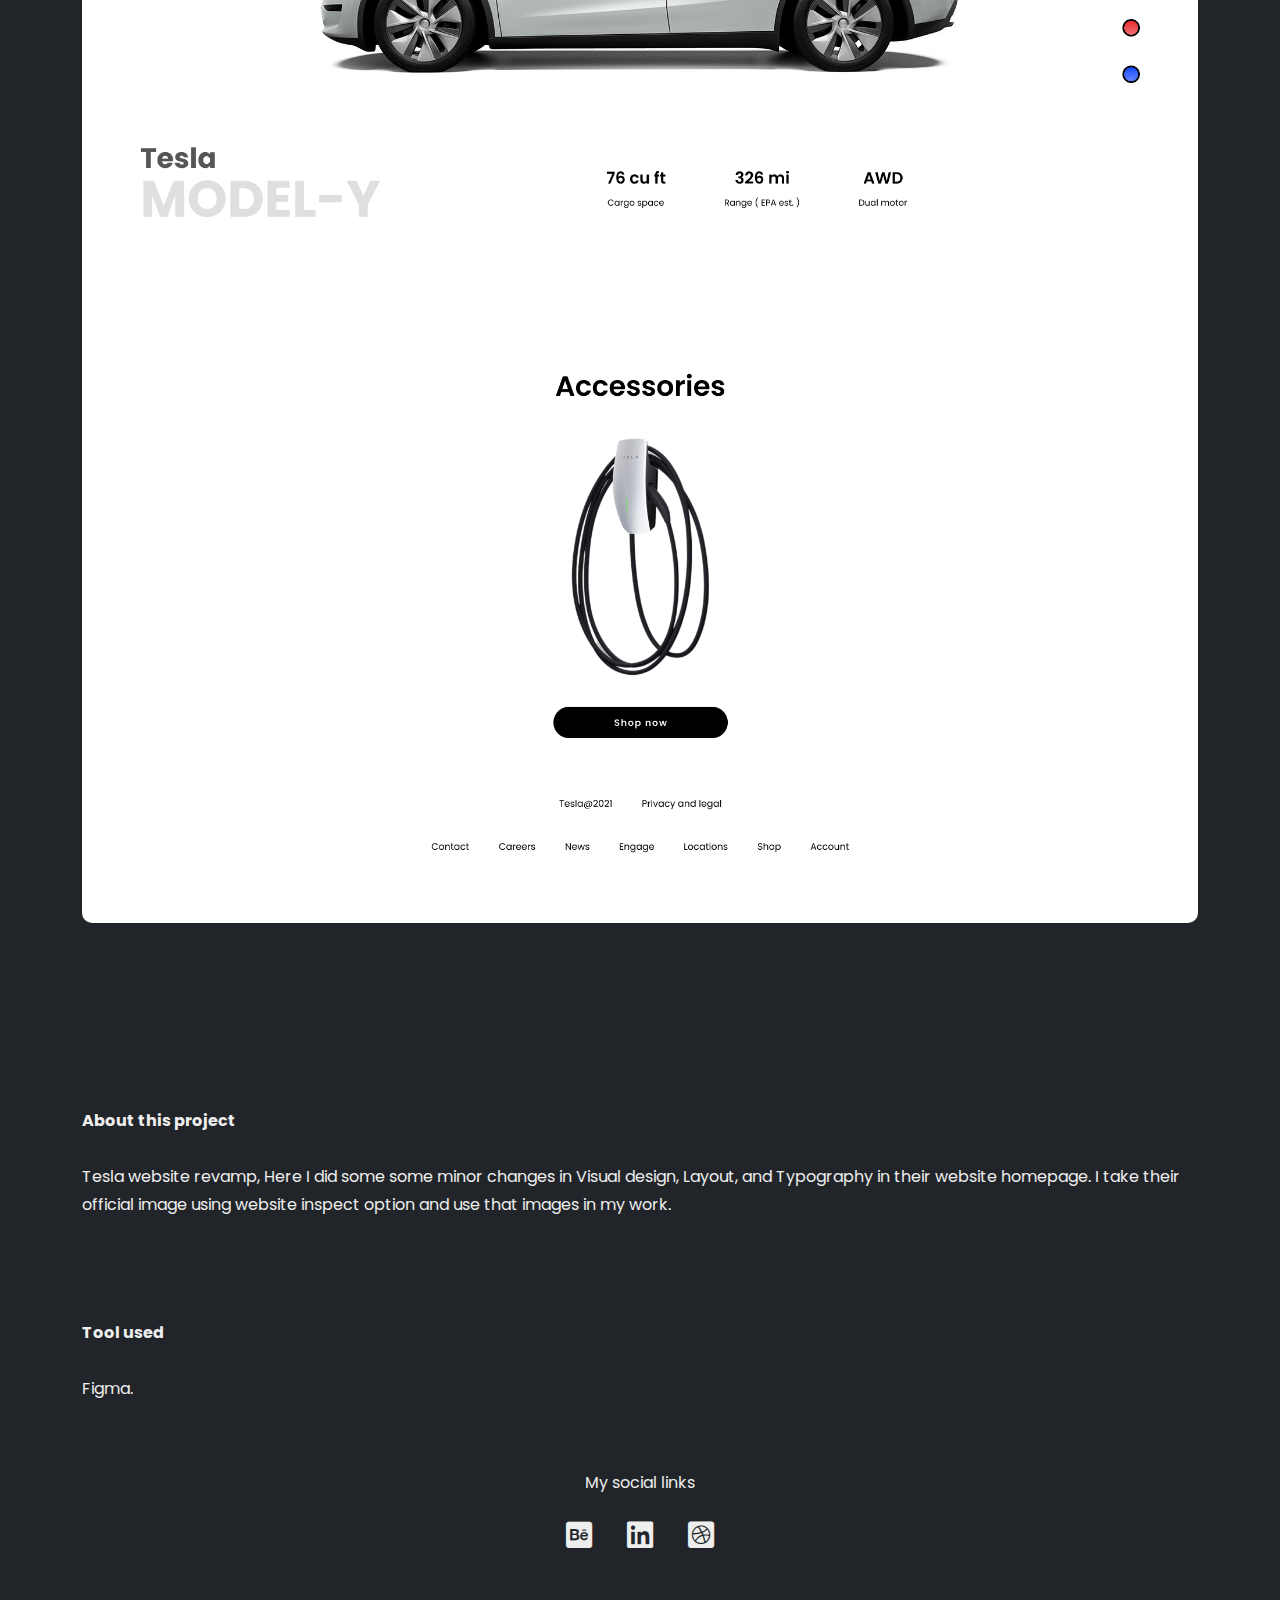
<file: project-tesla.html>
<!DOCTYPE html>
<html lang="en">

<head>
    <meta charset="UTF-8">
    <meta http-equiv="X-UA-Compatible" content="IE=edge">
    <meta name="viewport" content="width=device-width, initial-scale=1.0">
    <title>Tesla re-design</title>

    <link rel="stylesheet" href="./css/all.min.css">

    <link rel="stylesheet" href="./assets/css/style.css">
    <link rel="stylesheet" href="./assets/css/bootstrap.min.css">
    <link href="https://fonts.googleapis.com/css2?family=Poppins:wght@400;500;600;700&display=swap" rel="stylesheet">

</head>

<body class="bg-dark">

    <!--- Navigation Bar --->

    <div class="container">
        <nav class="navbar navbar-expand-md navbar-dark bg-dark">
            <button class="navbar-toggler ms-auto" type="button" data-bs-toggle="collapse" data-bs-target="#toggleNav"
                aria-controls="toggleNav" aria-expanded="false" aria-label="Toggle navigation">
                <span class="navbar-toggler-icon"></span>
            </button>

            <div class="collapse navbar-collapse" id="toggleNav">
                <ul class="navbar-nav text-center ms-auto">
                    <li><a href="./about.html" class="nav-link">About</a></li>
                    <li><a href="./index.html#works" class="nav-link">Works</a></li>
                    <li><a href="./index.html#contact" class="nav-link">Contact</a></li>
                </ul>
            </div>
        </nav>
    </div>

    <div class="container">

        <button type="button" class="btn btn-dark back-btn"><a href="./index.html">&#8592 Back</a></button>
    </div>

    <div class="container text-center tesla-head">
        <p>Tesla website revamp<br>( concept design )</p>
    </div>
    <div class="container tesla">
        <img src="./assets/images/Tesla re-vamp.png" alt="">
    </div>

    <div class="container tesla-footer">
        <p><br><br><br><b>About this project</b><br><br>Tesla website revamp, Here I did some some minor changes in Visual design, Layout, and Typography in their website homepage. I take their official image using website inspect option and use that images in my work.</p>

        <p><br><br><br><b>Tool used</b><br><br>Figma.</p>
    </div>

    <div class="container text-center footer">
        <p>My social links</p>
    </div>

    <div class="container social-links text-center">

        <a href="https://behance.net/sivaganesh2k" target="_blank"><i class="fab fa-behance-square"></i></a>
        <a href="https://www.linkedin.com/in/sivaganesh1915" target="_blank"><i class="fab fa-linkedin"></i></a>
        <a href="https://dribbble.com/sivaganesh1915" target="_blank"><i class="fab fa-dribbble-square"></i></a>

    </div>

    <script src="./assets/js/jquery.min.js"></script>
    <script src="./assets/js/bootstrap.min.js"></script>
</body>

</html>
</file>
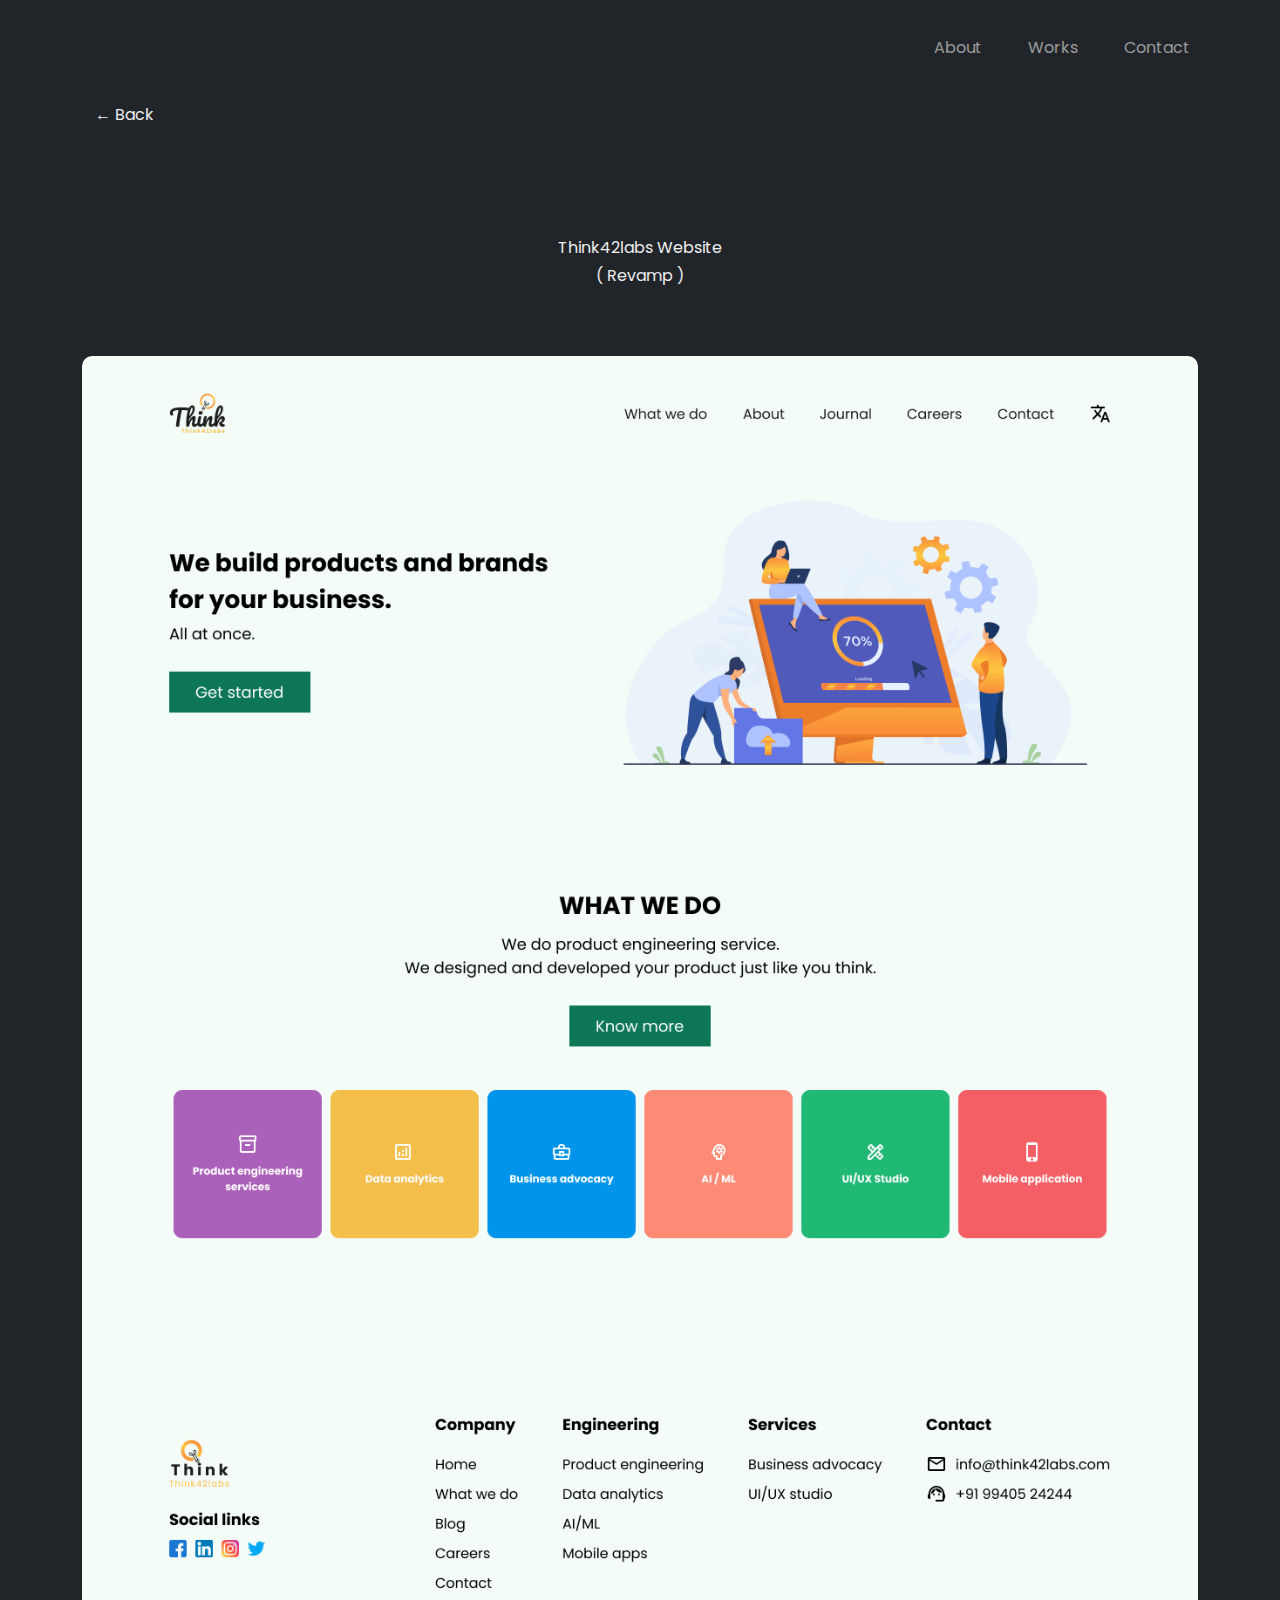
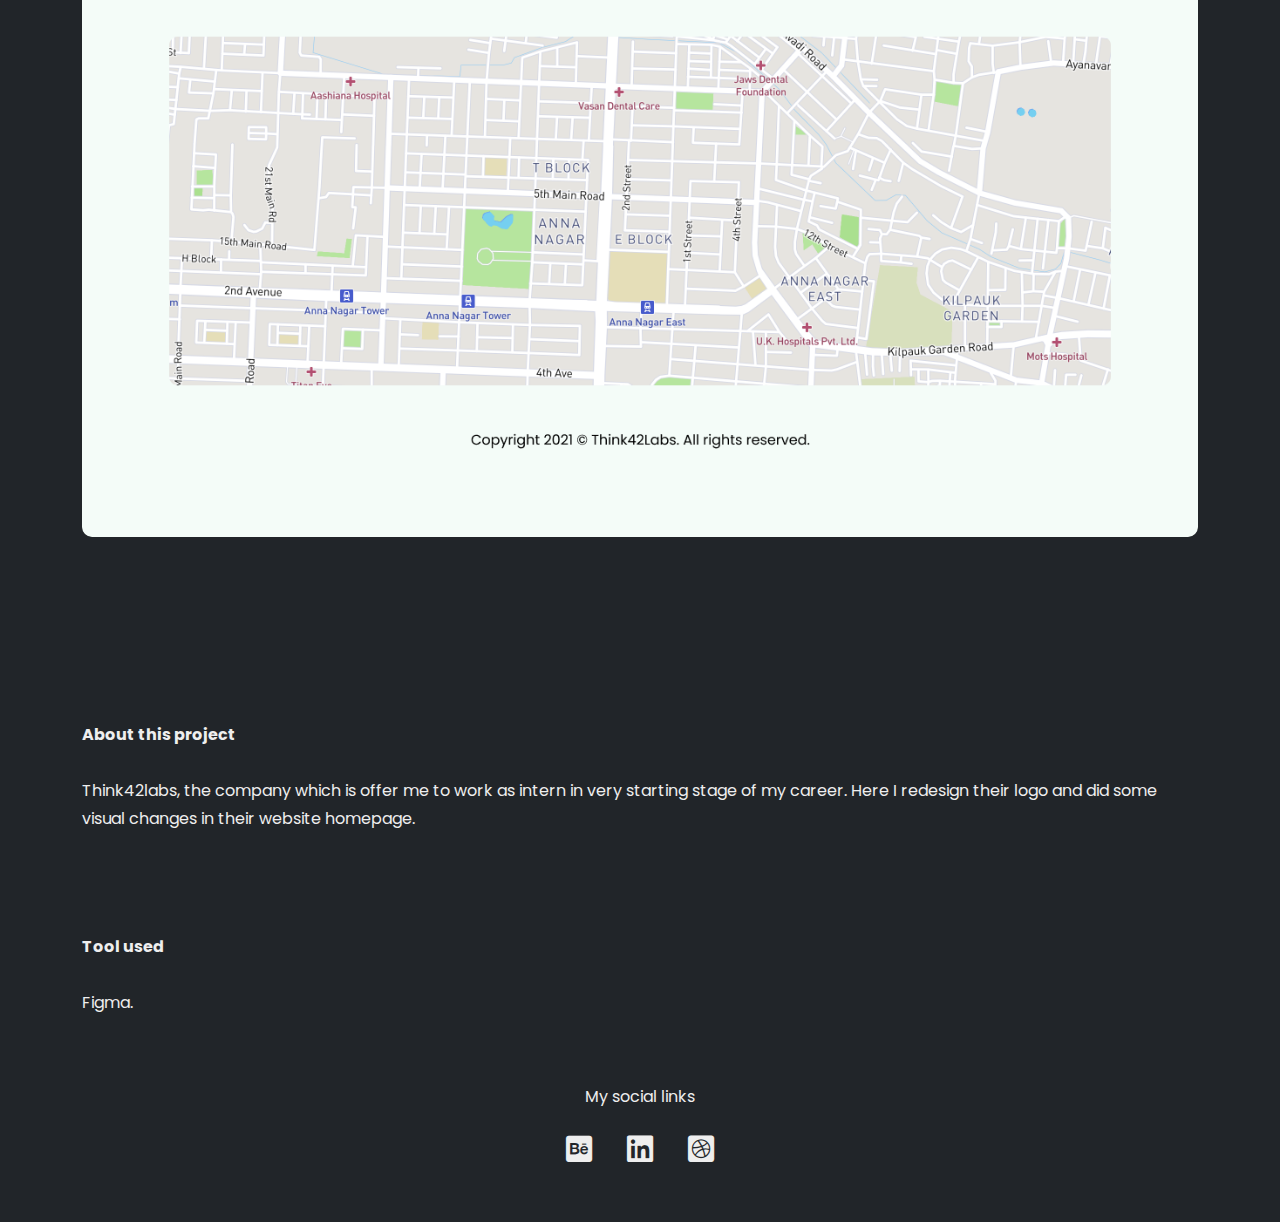
<file: project-think42labs.html>
<!DOCTYPE html>
<html lang="en">
<head>
    <meta charset="UTF-8">
    <meta http-equiv="X-UA-Compatible" content="IE=edge">
    <meta name="viewport" content="width=device-width, initial-scale=1.0">
    <title>Think42labs ReTouch</title>

    <link rel="stylesheet" href="./css/all.min.css">

    <link rel="stylesheet" href="./assets/css/style.css">
    <link rel="stylesheet" href="./assets/css/bootstrap.min.css">
    <link href="https://fonts.googleapis.com/css2?family=Poppins:wght@400;500;600;700&display=swap" rel="stylesheet">

</head>
<body class="bg-dark">

        <!--- Navigation Bar --->

        <div class="container">
            <nav class="navbar navbar-expand-md navbar-dark bg-dark">
                <button class="navbar-toggler ms-auto" type="button" data-bs-toggle="collapse" data-bs-target="#toggleNav"
                    aria-controls="toggleNav" aria-expanded="false" aria-label="Toggle navigation">
                    <span class="navbar-toggler-icon"></span>
                </button>
    
                <div class="collapse navbar-collapse" id="toggleNav">
                    <ul class="navbar-nav text-center ms-auto">
                        <li><a href="./about.html" class="nav-link">About</a></li>
                        <li><a href="./index.html#works" class="nav-link">Works</a></li>
                        <li><a href="./index.html#contact" class="nav-link">Contact</a></li>
                    </ul>
                </div>
            </nav>
        </div>
    
        <div class="container">
    
            <button type="button" class="btn btn-dark back-btn"><a href="./index.html">&#8592 Back</a></button>
        </div>
    
        <div class="container text-center tesla-head">
            <p>Think42labs Website<br>( Revamp )</p>
        </div>
        <div class="container tesla">
            <img src="./assets/images/Think42.png" alt="">
        </div>
    
        <div class="container tesla-footer">
            <p><br><br><br><b>About this project</b><br><br>Think42labs, the company which is offer me to work as intern in very starting stage of my career. Here I redesign their logo and did some visual changes in their website homepage.</p>

        <p><br><br><br><b>Tool used</b><br><br>Figma.</p>
        </div>
    
        <div class="container text-center footer">
            <p>My social links</p>
        </div>
    
        <div class="container social-links text-center">
    
            <a href="https://behance.net/sivaganesh2k" target="_blank"><i class="fab fa-behance-square"></i></a>
            <a href="https://www.linkedin.com/in/sivaganesh1915" target="_blank"><i class="fab fa-linkedin"></i></a>
            <a href="https://dribbble.com/sivaganesh1915" target="_blank"><i class="fab fa-dribbble-square"></i></a>
    
        </div>
    
        <script src="./assets/js/jquery.min.js"></script>
        <script src="./assets/js/bootstrap.min.js"></script>
    


</body>
</html>
</file>
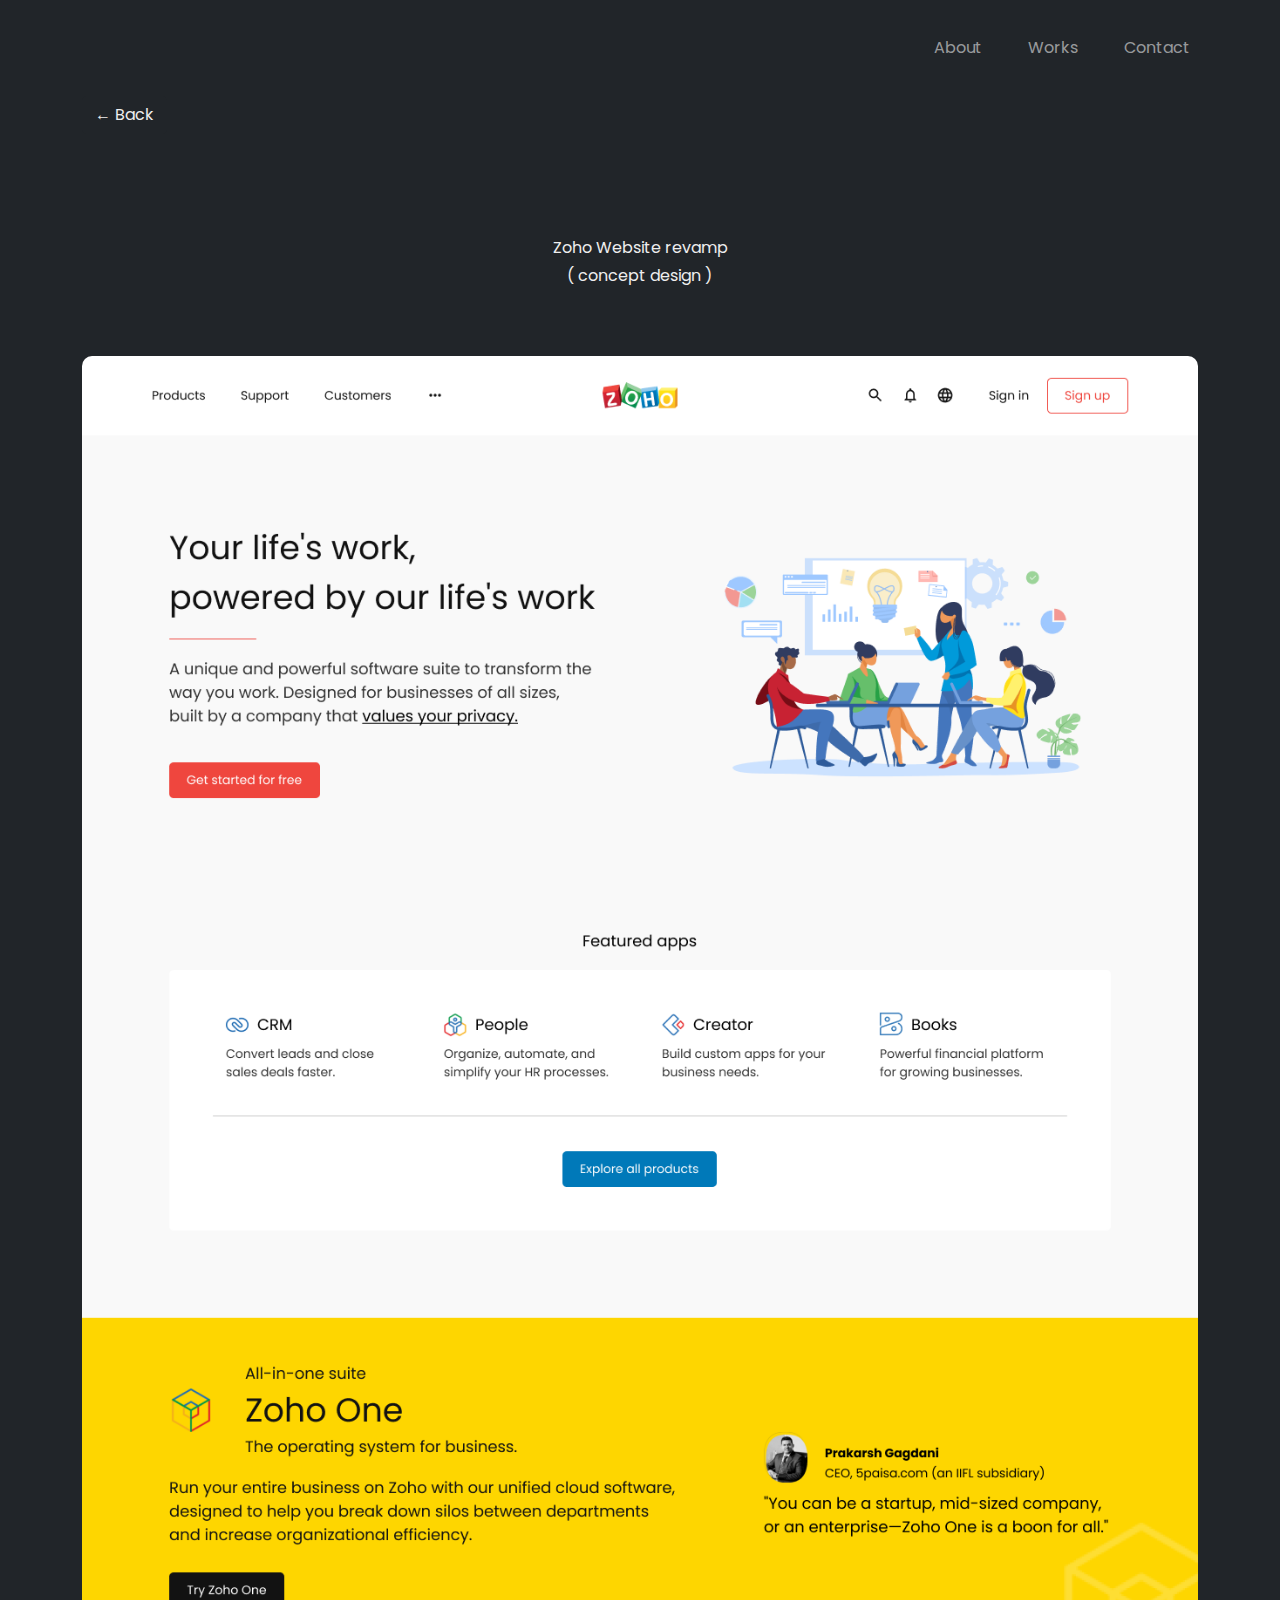
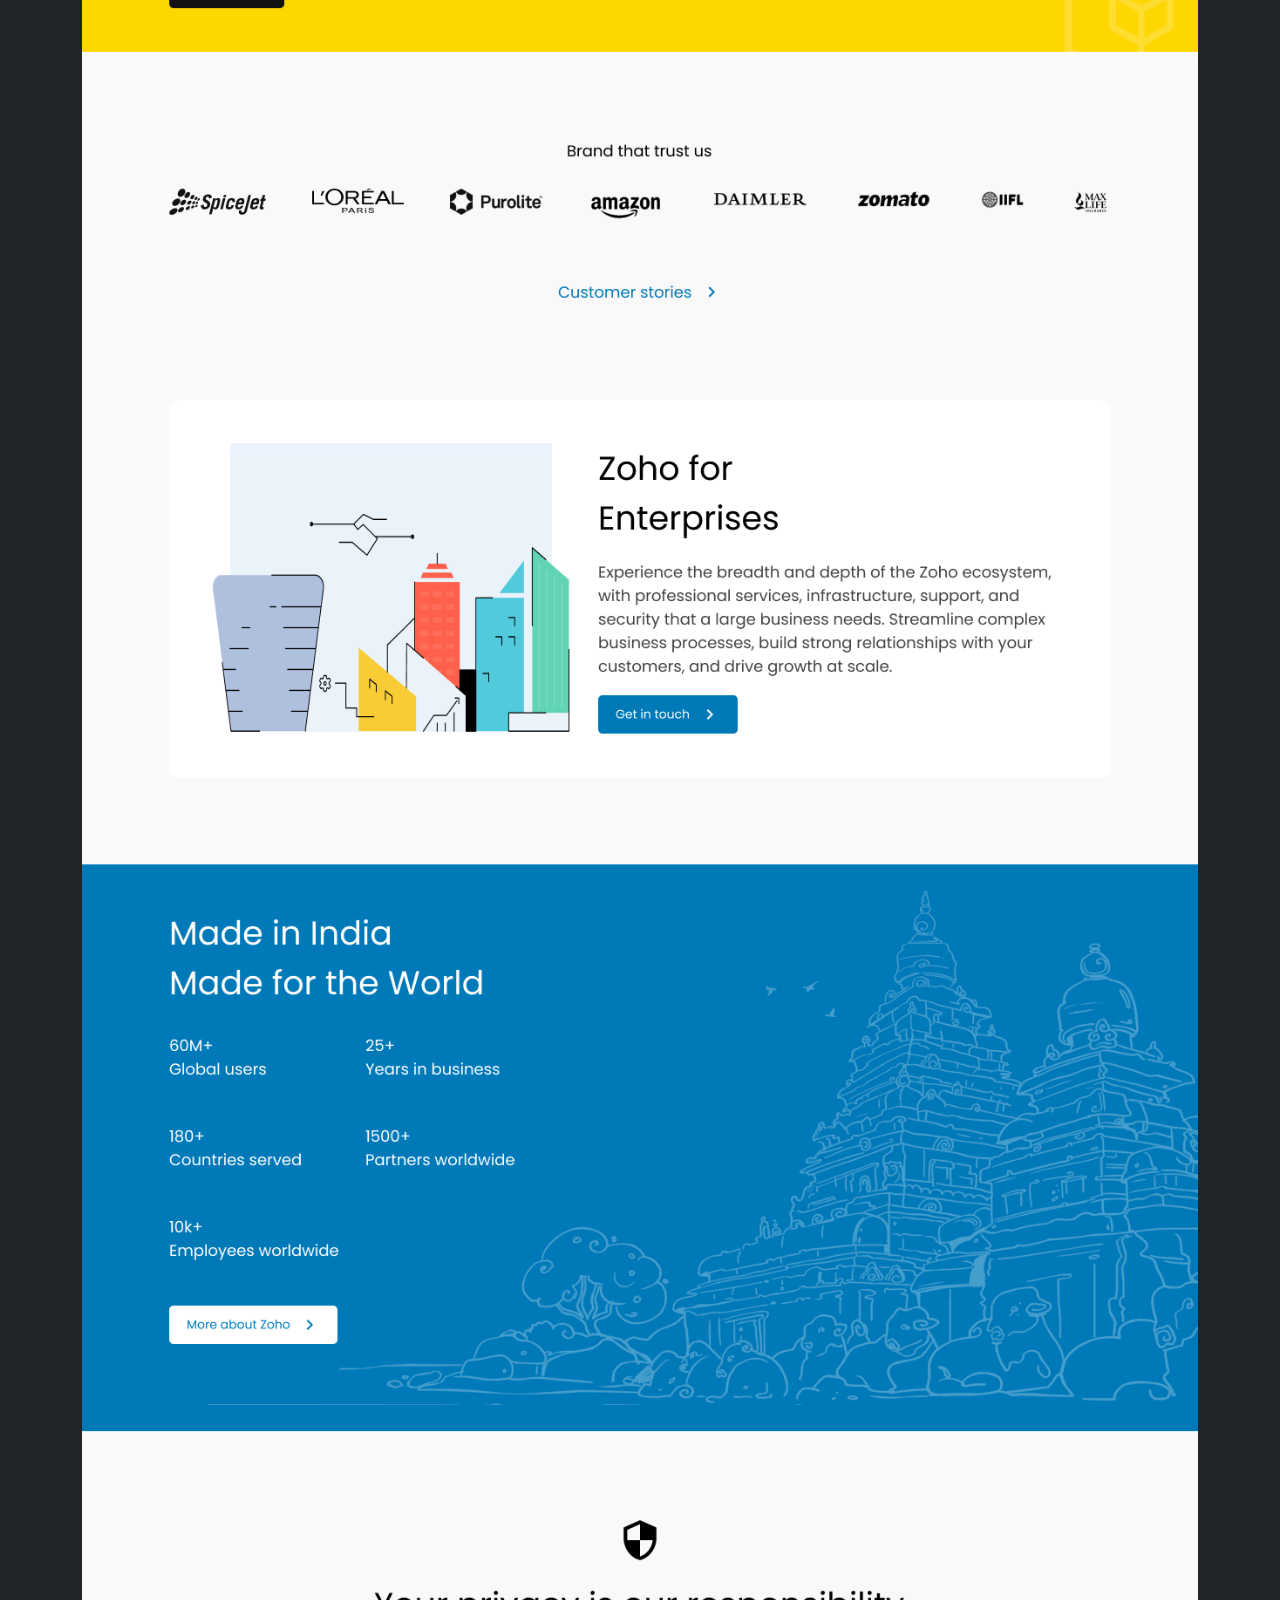
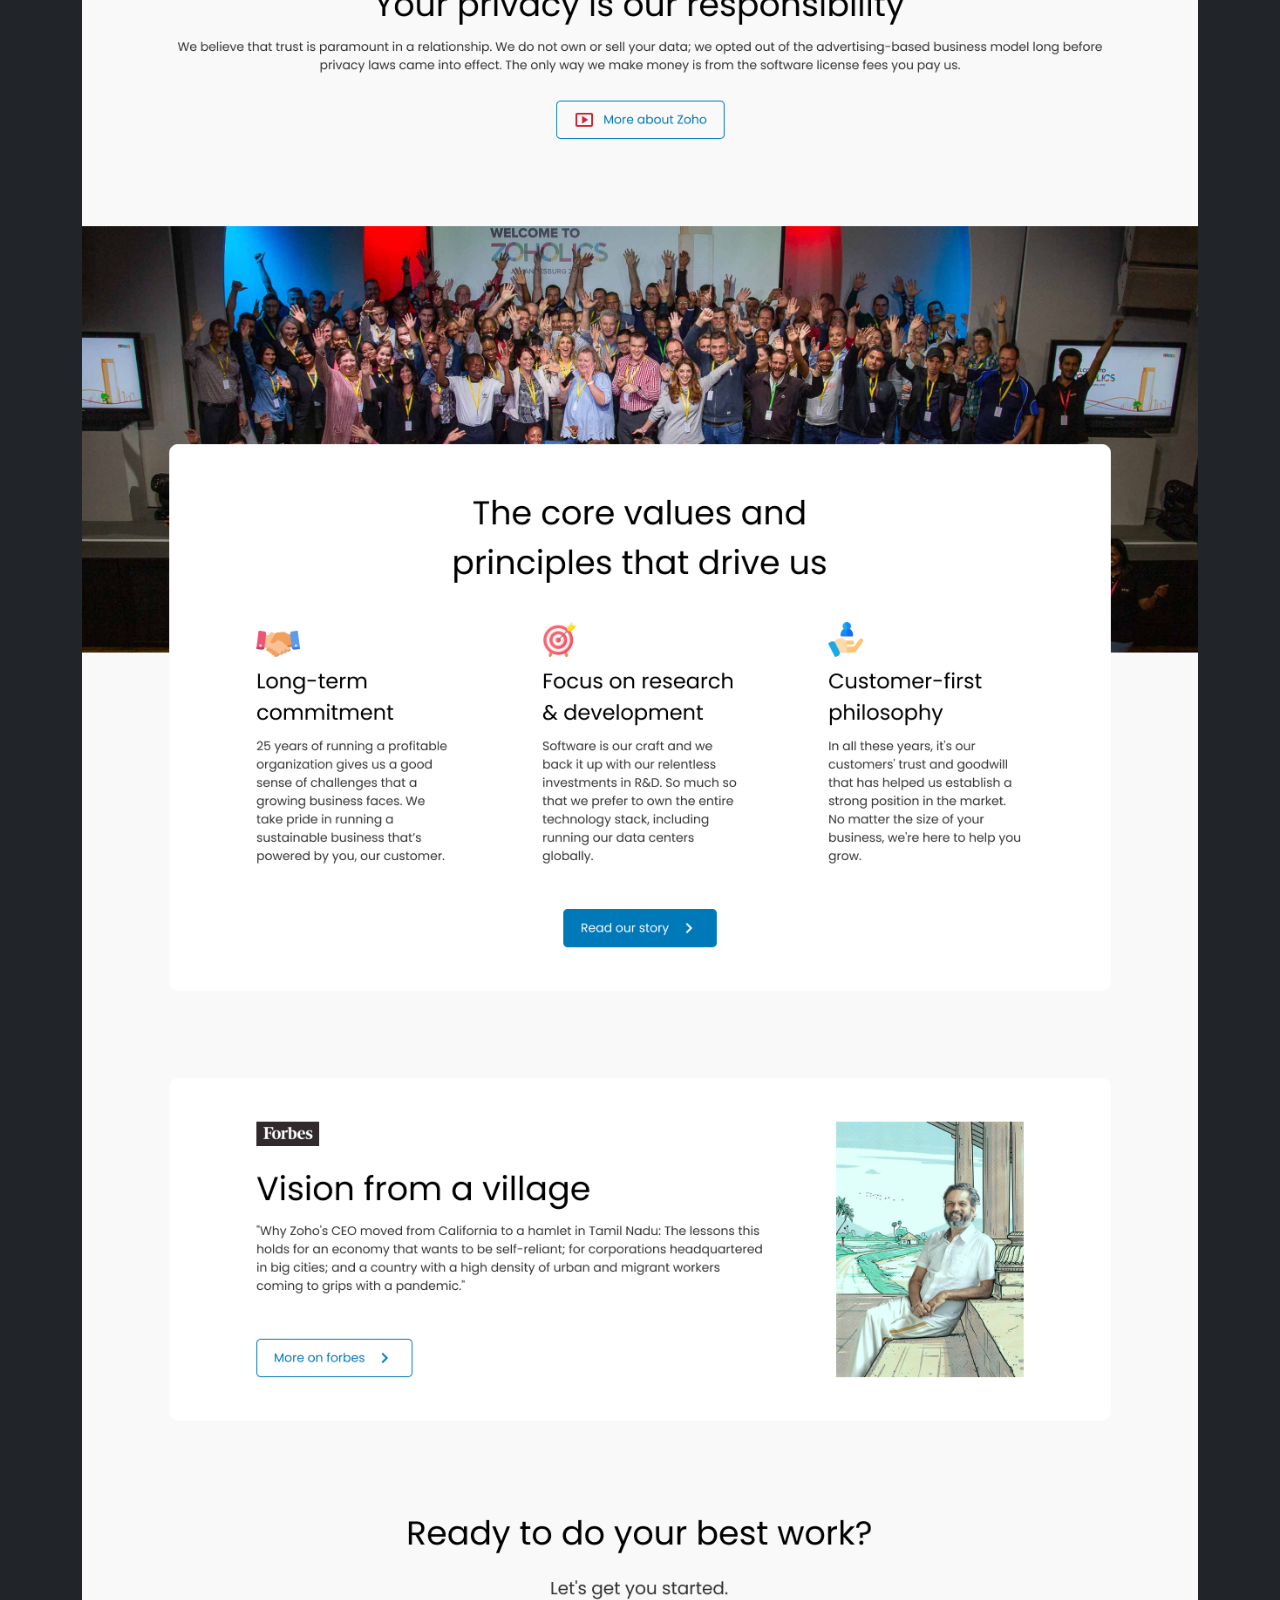
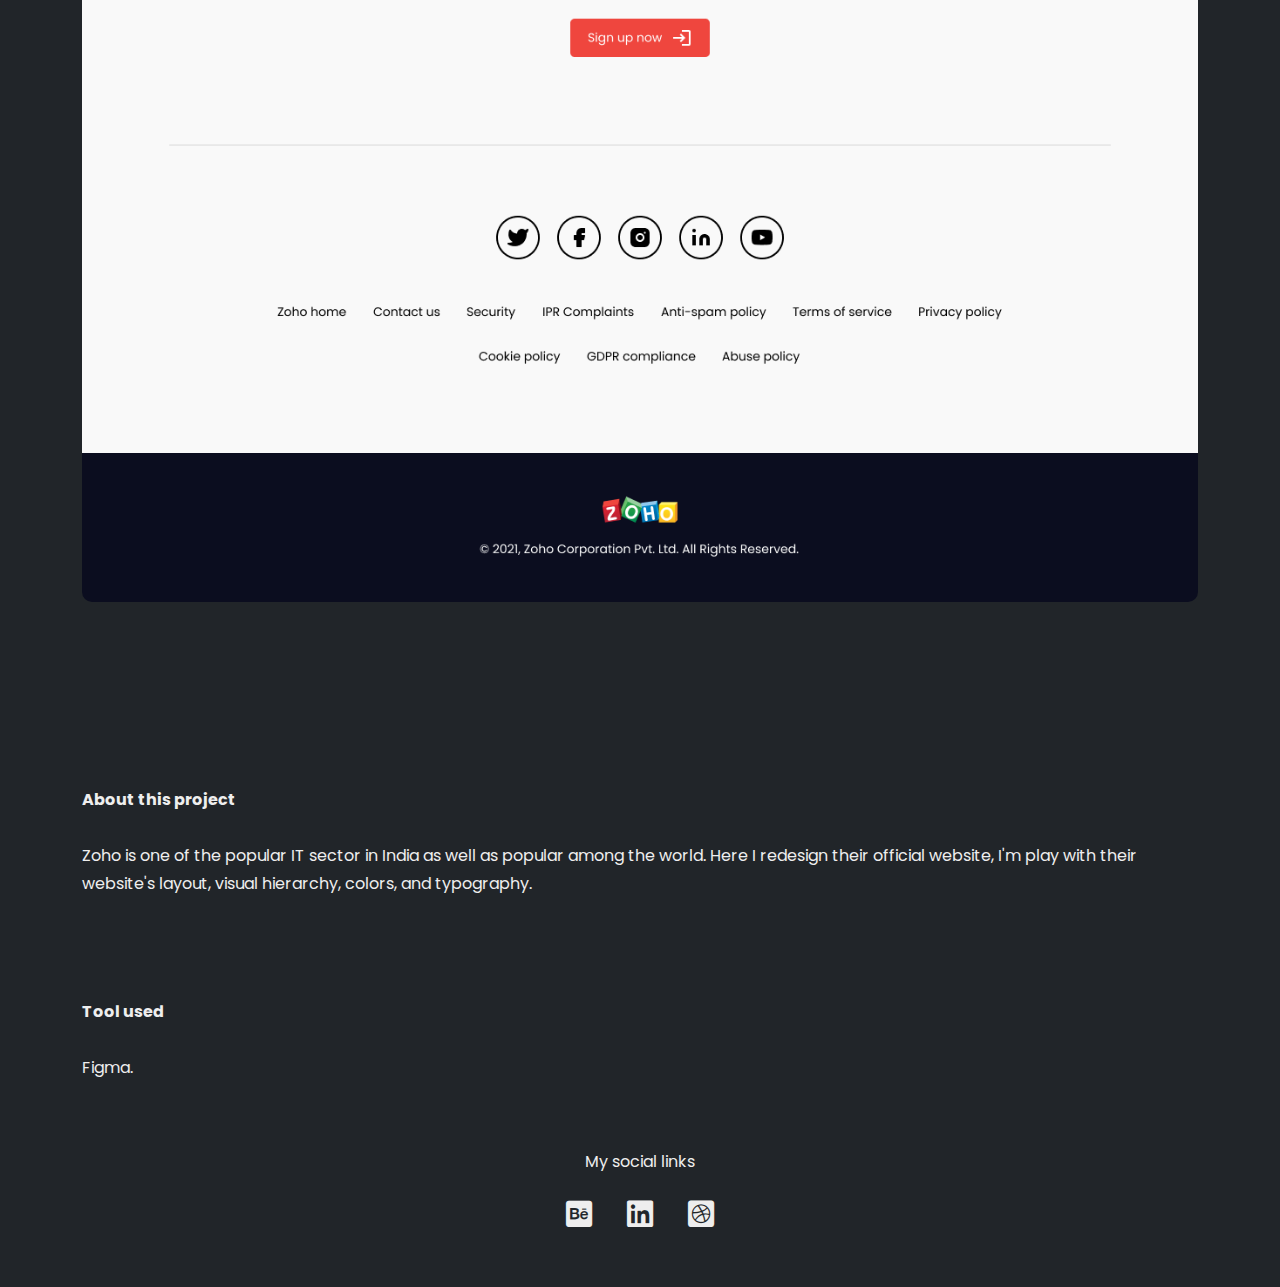
<file: project-zoho.html>
<!DOCTYPE html>
<html lang="en">
<head>
    <meta charset="UTF-8">
    <meta http-equiv="X-UA-Compatible" content="IE=edge">
    <meta name="viewport" content="width=device-width, initial-scale=1.0">
    <title>Zoho ReTouch</title>

    <link rel="stylesheet" href="./css/all.min.css">

    <link rel="stylesheet" href="./assets/css/style.css">
    <link rel="stylesheet" href="./assets/css/bootstrap.min.css">
    <link rel="shortcut icon" href="./assets/images/logo.svg">
    
    <link href="https://fonts.googleapis.com/css2?family=Poppins:wght@400;500;600;700&display=swap" rel="stylesheet">

</head>
<body class="bg-dark">

        <!--- Navigation Bar --->

        <div class="container">
            <nav class="navbar navbar-expand-md navbar-dark bg-dark">
                <button class="navbar-toggler ms-auto" type="button" data-bs-toggle="collapse" data-bs-target="#toggleNav"
                    aria-controls="toggleNav" aria-expanded="false" aria-label="Toggle navigation">
                    <span class="navbar-toggler-icon"></span>
                </button>
    
                <div class="collapse navbar-collapse" id="toggleNav">
                    <ul class="navbar-nav text-center ms-auto">
                        <li><a href="./about.html" class="nav-link">About</a></li>
                        <li><a href="./index.html#works" class="nav-link">Works</a></li>
                        <li><a href="./index.html#contact" class="nav-link">Contact</a></li>
                    </ul>
                </div>
            </nav>
        </div>
    
        <div class="container">
    
            <button type="button" class="btn btn-dark back-btn"><a href="./index.html">&#8592 Back</a></button>
        </div>
    
        <div class="container text-center tesla-head">
            <p>Zoho Website revamp<br>( concept design )</p>
        </div>
        <div class="container tesla">
            <img src="./assets/images/Zohoredesign.png" alt="">
        </div>
    
        <div class="container tesla-footer">
            <p><br><br><br><b>About this project</b><br><br>Zoho is one of the popular IT sector in India as well as popular among the world. Here I redesign their official website, I'm play with their website's layout, visual hierarchy, colors, and typography.</p>

        <p><br><br><br><b>Tool used</b><br><br>Figma.</p>
        </div>
    
        <div class="container text-center footer">
            <p>My social links</p>
        </div>
    
        <div class="container social-links text-center">
    
            <a href="https://behance.net/sivaganesh2k" target="_blank"><i class="fab fa-behance-square"></i></a>
            <a href="https://www.linkedin.com/in/sivaganesh1915" target="_blank"><i class="fab fa-linkedin"></i></a>
            <a href="https://dribbble.com/sivaganesh1915" target="_blank"><i class="fab fa-dribbble-square"></i></a>
    
        </div>
    
        <script src="./assets/js/jquery.min.js"></script>
        <script src="./assets/js/bootstrap.min.js"></script>
    



</body>
</html>
</file>
<file: assets/css/style.css>
nav {
    font-family: Poppins;
    margin-top: 20px;
}

.nav-link:hover {
    color: #eee;
}

nav ul li {
    padding-left: 30px;
}

.hero p {
    font-family: Poppins;
    line-height: 28px;
    padding-top: 150px;
    color: #eee;
}

.images {
    padding-top: 50px;
}

.resume p {
    font-family: Poppins;
    line-height: 28px;
    padding-top: 100px;
    color: #eee;
}

.resume button a {
    text-decoration: none;
    color: #121212;
}

.col {
    color: #eee;
}

#works {
    padding-top: 100px;
}

.btn {
    margin-top: 20px;
    font-family: Poppins;
}

.contact-form {
    margin-top: 100px;
    margin-bottom: 100px;
    padding-bottom: 50px;
    border: solid #eee;
}

form label {
    padding-top: 10px;
    font-family: Poppins;
    color: #eee;
}

form {
    padding: 20px 20px;
}

div img {
    width: 100%;
    height: auto;
}

.footer-text {
    font-family: Poppins;
    color: #eee;
    line-height: 28px;
    margin-bottom: 20px;
}

.mail-btn {
    padding-bottom: 20px;
}

/* About page css */

.back-btn a {
    text-decoration: none;
    color: #eee;
}

.back-btn a:hover {
    color: #eee;
}

.about-me {
    padding-top: 100px;
    font-family: Poppins;
    line-height: 28px;
    color: #eee;
}

.about-me button a {
    text-decoration: none;
    color: #121212;
}

.footer {
    color: #eee;
    font-family: Poppins;
    line-height: 28px;
}

.social-links a {
    color: #eee;
    font-size: 30px;
}

.social-links a:hover {
    color: #eee;
}

.fa-linkedin {
    padding-left: 30px;
    padding-right: 30px;
}

.social-links {
    margin-bottom: 50px;
}

.abt-footer {
    font-family: Poppins;
    color: #eee;
    line-height: 28px;
    padding-top: 50px;
}

.abt-footer p {
    padding-top: 50px;
}

/* Tesla page css */

.tesla-head{
    padding-top: 100px;
    font-family: Poppins;
    line-height: 28px;
    color: #eee;
}

.tesla {
    padding-top: 50px;
    padding-bottom: 50px;
}

.tesla img {
    border-radius: 10px;
}

.tesla-footer {
    color: #eee;
    font-family: Poppins;
    line-height: 28px;
    padding-top: 50px;
    padding-bottom: 50px;
}

/* Contasy 11 css */

.contasy {
    padding-top: 100px;
    padding-bottom: 100px;
}

/* Thankyou page css */

.thankyou p {
    color: #eee;
    font-family: Poppins;
    font-size: 28px;
    line-height: 48px;
}

.thankyou {
    margin-top: 200px;
}
</file>
